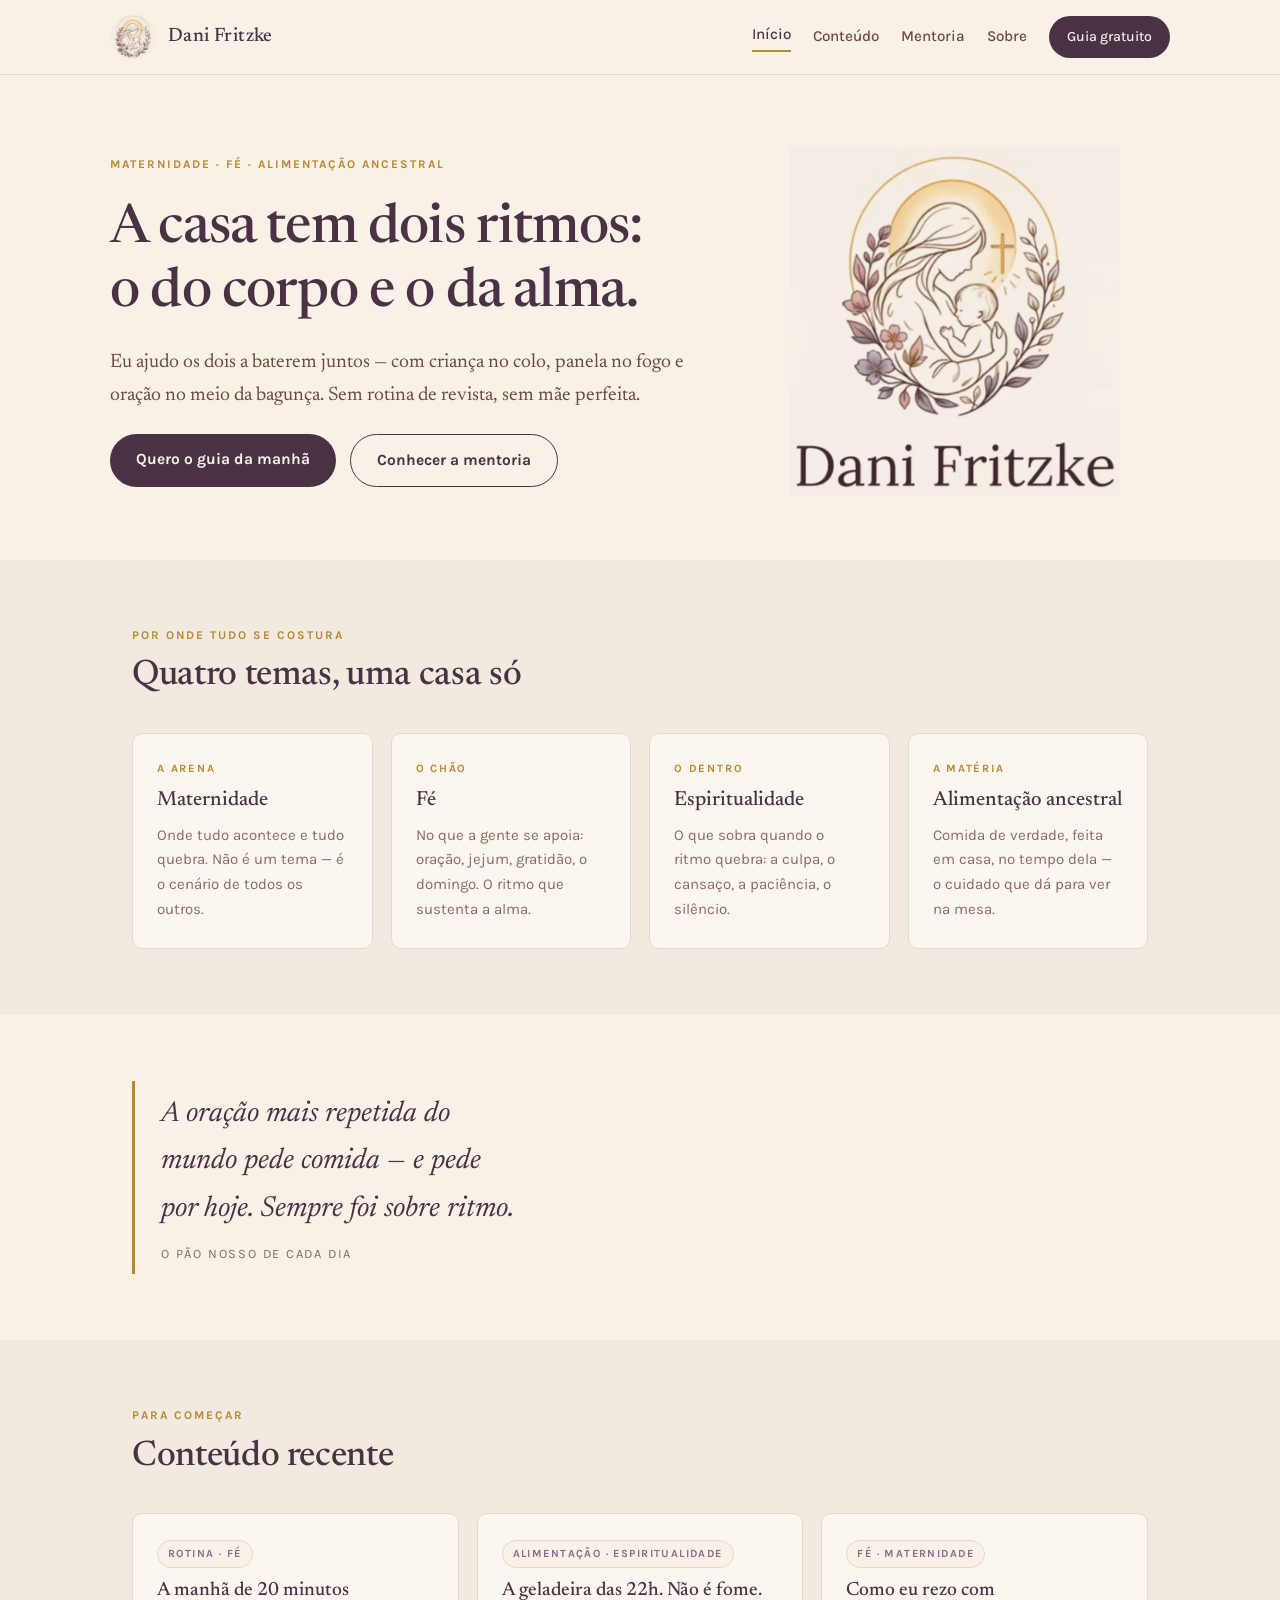
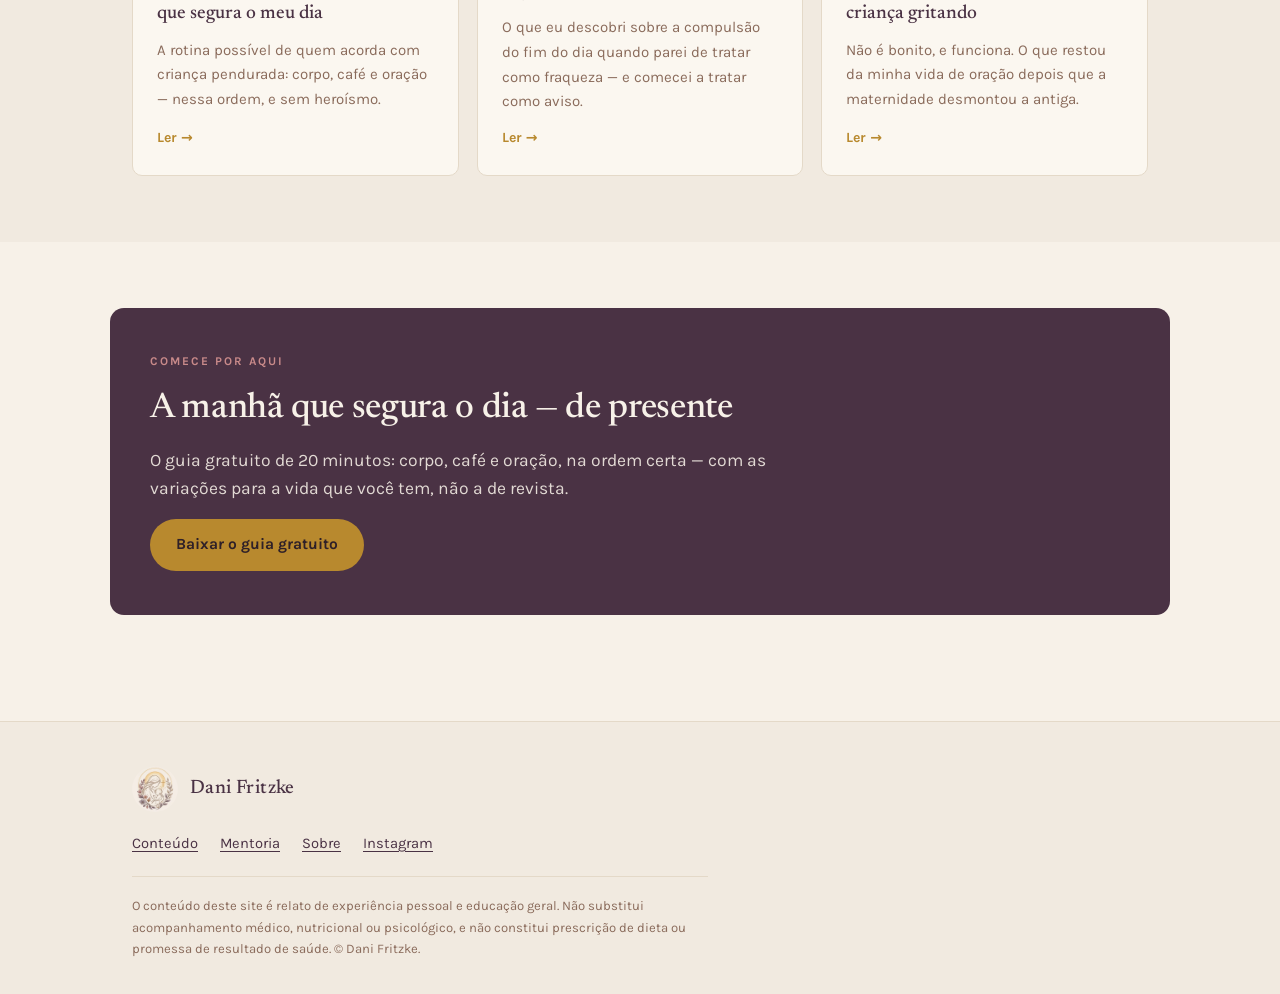
<file: index.html>
<!doctype html>
<html lang="pt-BR">
<head>
<meta charset="utf-8">
<meta name="viewport" content="width=device-width, initial-scale=1">
<title>Dani Fritzke — Ritmo para a casa, o corpo e a alma</title>
<meta name="description" content="Maternidade, fé e alimentação ancestral. Conteúdo e mentoria para a mãe cristã que quer uma rotina real — com criança no colo e oração no meio da bagunça.">
<link rel="icon" type="image/png" href="assets/logo-header.png">
<link rel="preconnect" href="https://fonts.googleapis.com">
<link rel="preconnect" href="https://fonts.gstatic.com" crossorigin>
<link rel="stylesheet" href="https://fonts.googleapis.com/css2?family=Newsreader:ital,opsz,wght@0,6..72,400;0,6..72,500;0,6..72,600;1,6..72,400&family=Karla:wght@400;500;700&display=swap">
<link rel="stylesheet" href="assets/styles.css">
<meta property="og:title" content="Dani Fritzke — Ritmo para a casa, o corpo e a alma">
<meta property="og:description" content="Maternidade, fé e alimentação ancestral. Conteúdo e mentoria para a mãe cristã que quer uma rotina real.">
<meta property="og:type" content="website">
</head>
<body>

<header class="topo">
  <div class="wrap topo-in">
    <a class="logo-nav" href="index.html">
      <img src="assets/logo-header.png" alt="Selo Dani Fritzke: mãe com bebê no colo sob um halo dourado">
      <b>Dani Fritzke</b>
    </a>
    <nav class="principal" aria-label="Navegação principal">
      <a href="index.html" aria-current="page">Início</a>
      <a href="conteudo/index.html">Conteúdo</a>
      <a href="mentoria.html">Mentoria</a>
      <a href="sobre.html">Sobre</a>
      <a class="btn mini" href="guia-da-manha.html">Guia gratuito</a>
    </nav>
  </div>
</header>

<main>

  <div class="wrap hero">
    <div class="hero-txt">
      <span class="eyebrow">Maternidade · Fé · Alimentação ancestral</span>
      <h1>A casa tem dois ritmos: o do corpo e o da alma.</h1>
      <p class="lede">Eu ajudo os dois a baterem juntos — com criança no colo, panela no fogo e oração no meio da bagunça. Sem rotina de revista, sem mãe perfeita.</p>
      <div class="hero-ctas">
        <a class="btn" href="guia-da-manha.html">Quero o guia da manhã</a>
        <a class="btn vazado" href="mentoria.html">Conhecer a mentoria</a>
      </div>
    </div>
    <img class="selo" src="assets/logo-lockup.png" alt="Logotipo Dani Fritzke: mãe com bebê no colo sob o halo, com a cruz, cercada de flores">
  </div>

  <section class="bloco fundo">
    <div class="wrap">
      <div class="bloco-head">
        <span class="eyebrow">Por onde tudo se costura</span>
        <h2>Quatro temas, uma casa só</h2>
      </div>
      <div class="grade-4">
        <div class="card">
          <span class="papel">A arena</span>
          <h3>Maternidade</h3>
          <p>Onde tudo acontece e tudo quebra. Não é um tema — é o cenário de todos os outros.</p>
        </div>
        <div class="card">
          <span class="papel">O chão</span>
          <h3>Fé</h3>
          <p>No que a gente se apoia: oração, jejum, gratidão, o domingo. O ritmo que sustenta a alma.</p>
        </div>
        <div class="card">
          <span class="papel">O dentro</span>
          <h3>Espiritualidade</h3>
          <p>O que sobra quando o ritmo quebra: a culpa, o cansaço, a paciência, o silêncio.</p>
        </div>
        <div class="card">
          <span class="papel">A matéria</span>
          <h3>Alimentação ancestral</h3>
          <p>Comida de verdade, feita em casa, no tempo dela — o cuidado que dá para ver na mesa.</p>
        </div>
      </div>
    </div>
  </section>

  <section class="bloco">
    <div class="wrap">
      <blockquote class="tese">
        A oração mais repetida do mundo pede comida — e pede por hoje. Sempre foi sobre ritmo.
        <footer>o pão nosso de cada dia</footer>
      </blockquote>
    </div>
  </section>

  <section class="bloco fundo">
    <div class="wrap">
      <div class="bloco-head">
        <span class="eyebrow">Para começar</span>
        <h2>Conteúdo recente</h2>
      </div>
      <div class="lista-artigos">
        <div class="art-card">
          <span class="tema">Rotina · Fé</span>
          <h3><a href="conteudo/a-manha-de-20-minutos.html">A manhã de 20 minutos que segura o meu dia</a></h3>
          <p>A rotina possível de quem acorda com criança pendurada: corpo, café e oração — nessa ordem, e sem heroísmo.</p>
          <a class="leia" href="conteudo/a-manha-de-20-minutos.html">Ler →</a>
        </div>
        <div class="art-card">
          <span class="tema">Alimentação · Espiritualidade</span>
          <h3><a href="conteudo/a-geladeira-das-22h.html">A geladeira das 22h. Não é fome.</a></h3>
          <p>O que eu descobri sobre a compulsão do fim do dia quando parei de tratar como fraqueza — e comecei a tratar como aviso.</p>
          <a class="leia" href="conteudo/a-geladeira-das-22h.html">Ler →</a>
        </div>
        <div class="art-card">
          <span class="tema">Fé · Maternidade</span>
          <h3><a href="conteudo/rezar-com-crianca-gritando.html">Como eu rezo com criança gritando</a></h3>
          <p>Não é bonito, e funciona. O que restou da minha vida de oração depois que a maternidade desmontou a antiga.</p>
          <a class="leia" href="conteudo/rezar-com-crianca-gritando.html">Ler →</a>
        </div>
      </div>
    </div>
  </section>

  <section class="bloco">
    <div class="wrap caixa-cta">
      <span class="eyebrow" style="color:var(--rosa)">Comece por aqui</span>
      <h2>A manhã que segura o dia — de presente</h2>
      <p>O guia gratuito de 20 minutos: corpo, café e oração, na ordem certa — com as variações para a vida que você tem, não a de revista.</p>
      <a class="btn" href="guia-da-manha.html">Baixar o guia gratuito</a>
    </div>
  </section>

</main>

<footer class="rodape">
  <div class="wrap rodape-in">
    <a class="logo-nav" href="index.html">
      <img src="assets/logo-header.png" alt="">
      <b>Dani Fritzke</b>
    </a>
    <div class="rodape-links">
      <a href="conteudo/index.html">Conteúdo</a>
      <a href="mentoria.html">Mentoria</a>
      <a href="sobre.html">Sobre</a>
      <a href="https://www.instagram.com/danifritzke/" rel="noopener">Instagram</a>
    </div>
    <p class="legal">O conteúdo deste site é relato de experiência pessoal e educação geral. Não substitui acompanhamento médico, nutricional ou psicológico, e não constitui prescrição de dieta ou promessa de resultado de saúde. © Dani Fritzke.</p>
  </div>
</footer>

</body>
</html>
</file>
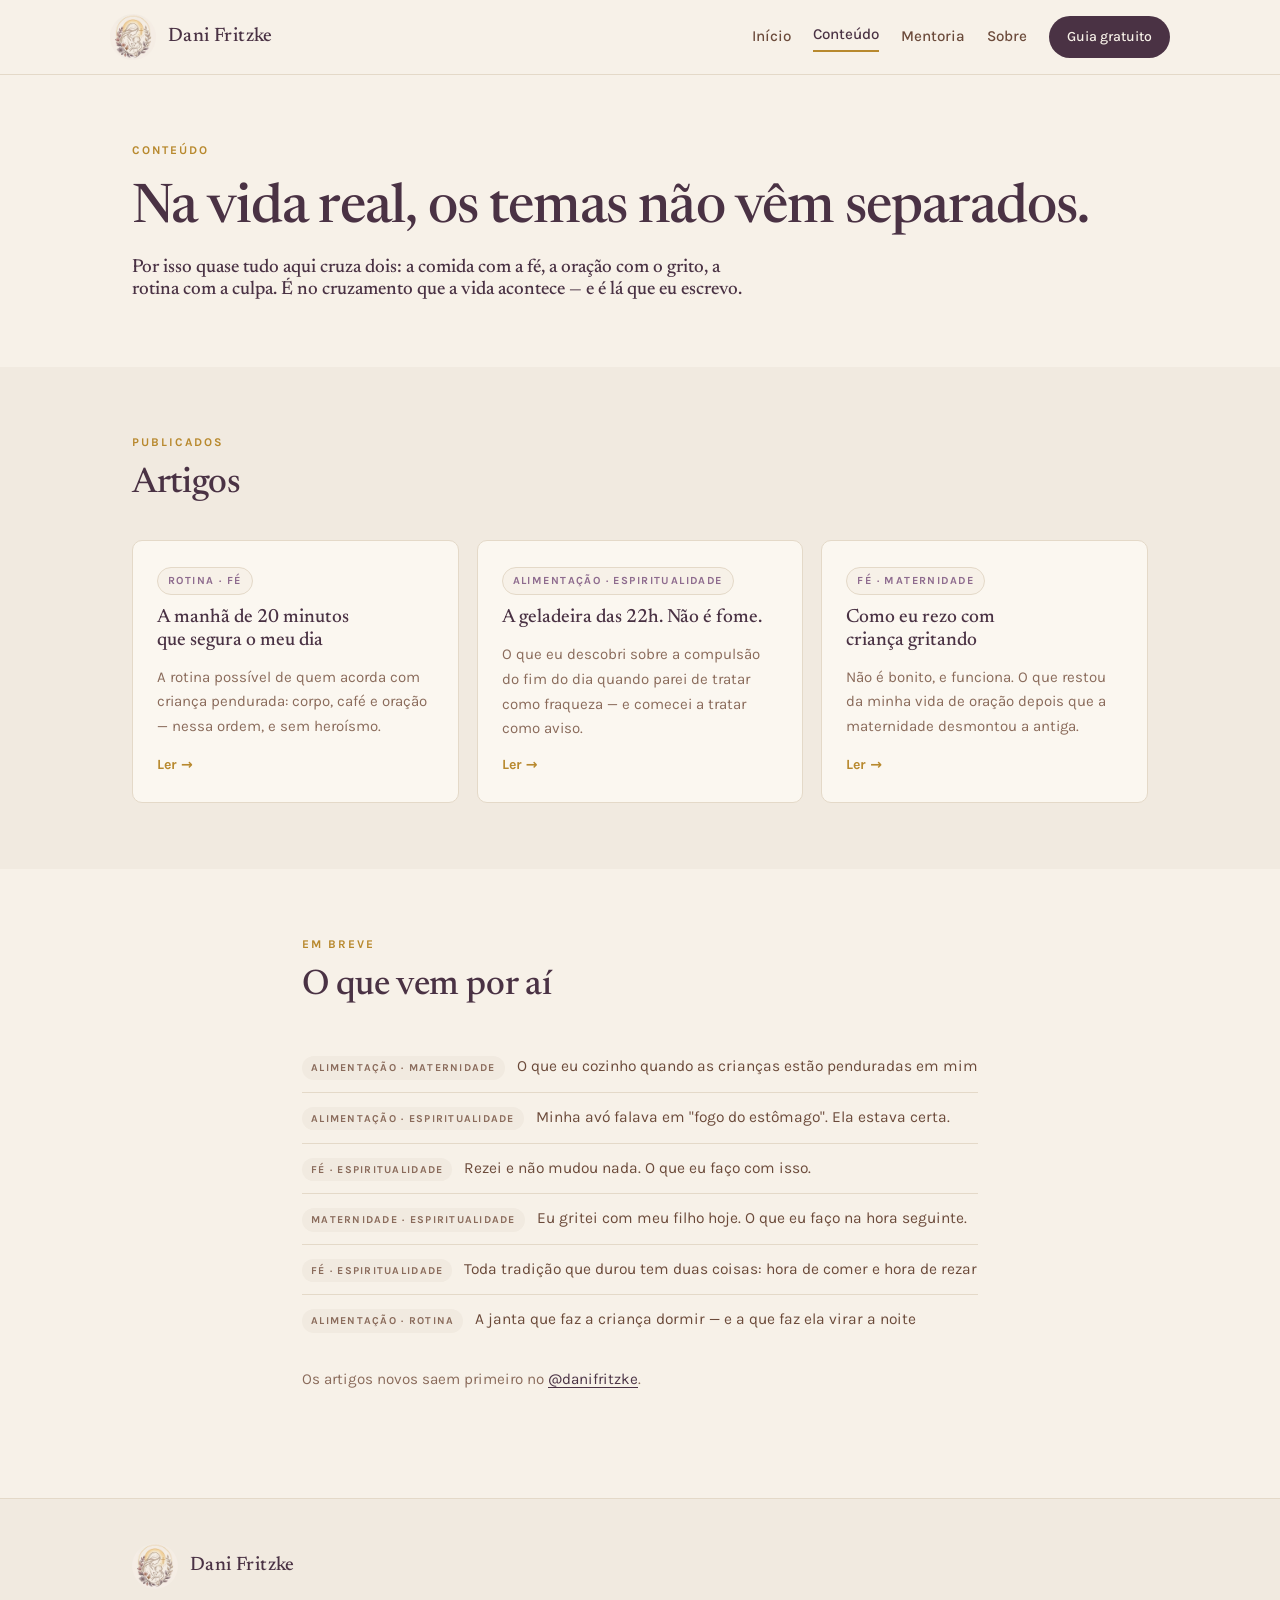
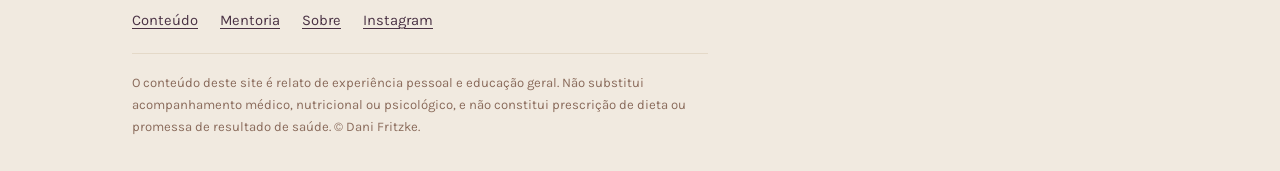
<file: conteudo/index.html>
<!doctype html>
<html lang="pt-BR">
<head>
<meta charset="utf-8">
<meta name="viewport" content="width=device-width, initial-scale=1">
<title>Conteúdo — Dani Fritzke</title>
<meta name="description" content="Artigos sobre maternidade, fé, espiritualidade e alimentação ancestral — sempre cruzando dois temas, porque na vida real eles não vêm separados.">
<link rel="icon" type="image/png" href="../assets/logo-header.png">
<link rel="preconnect" href="https://fonts.googleapis.com">
<link rel="preconnect" href="https://fonts.gstatic.com" crossorigin>
<link rel="stylesheet" href="https://fonts.googleapis.com/css2?family=Newsreader:ital,opsz,wght@0,6..72,400;0,6..72,500;0,6..72,600;1,6..72,400&family=Karla:wght@400;500;700&display=swap">
<link rel="stylesheet" href="../assets/styles.css">
</head>
<body>

<header class="topo">
  <div class="wrap topo-in">
    <a class="logo-nav" href="../index.html">
      <img src="../assets/logo-header.png" alt="Selo Dani Fritzke">
      <b>Dani Fritzke</b>
    </a>
    <nav class="principal" aria-label="Navegação principal">
      <a href="../index.html">Início</a>
      <a href="index.html" aria-current="page">Conteúdo</a>
      <a href="../mentoria.html">Mentoria</a>
      <a href="../sobre.html">Sobre</a>
      <a class="btn mini" href="../guia-da-manha.html">Guia gratuito</a>
    </nav>
  </div>
</header>

<main>

  <section class="bloco">
    <div class="wrap" style="display:flex;flex-direction:column;gap:16px">
      <span class="eyebrow">Conteúdo</span>
      <h1>Na vida real, os temas não vêm separados.</h1>
      <p class="lede serif" style="font-size:1.18rem;max-width:60ch">Por isso quase tudo aqui cruza dois: a comida com a fé, a oração com o grito, a rotina com a culpa. É no cruzamento que a vida acontece — e é lá que eu escrevo.</p>
    </div>
  </section>

  <section class="bloco fundo">
    <div class="wrap">
      <div class="bloco-head">
        <span class="eyebrow">Publicados</span>
        <h2>Artigos</h2>
      </div>
      <div class="lista-artigos">
        <div class="art-card">
          <span class="tema">Rotina · Fé</span>
          <h3><a href="a-manha-de-20-minutos.html">A manhã de 20 minutos que segura o meu dia</a></h3>
          <p>A rotina possível de quem acorda com criança pendurada: corpo, café e oração — nessa ordem, e sem heroísmo.</p>
          <a class="leia" href="a-manha-de-20-minutos.html">Ler →</a>
        </div>
        <div class="art-card">
          <span class="tema">Alimentação · Espiritualidade</span>
          <h3><a href="a-geladeira-das-22h.html">A geladeira das 22h. Não é fome.</a></h3>
          <p>O que eu descobri sobre a compulsão do fim do dia quando parei de tratar como fraqueza — e comecei a tratar como aviso.</p>
          <a class="leia" href="a-geladeira-das-22h.html">Ler →</a>
        </div>
        <div class="art-card">
          <span class="tema">Fé · Maternidade</span>
          <h3><a href="rezar-com-crianca-gritando.html">Como eu rezo com criança gritando</a></h3>
          <p>Não é bonito, e funciona. O que restou da minha vida de oração depois que a maternidade desmontou a antiga.</p>
          <a class="leia" href="rezar-com-crianca-gritando.html">Ler →</a>
        </div>
      </div>
    </div>
  </section>

  <section class="bloco">
    <div class="wrap-leitura">
      <div class="bloco-head">
        <span class="eyebrow">Em breve</span>
        <h2>O que vem por aí</h2>
      </div>
      <ul class="embreve">
        <li><span class="rot">Alimentação · Maternidade</span> O que eu cozinho quando as crianças estão penduradas em mim</li>
        <li><span class="rot">Alimentação · Espiritualidade</span> Minha avó falava em "fogo do estômago". Ela estava certa.</li>
        <li><span class="rot">Fé · Espiritualidade</span> Rezei e não mudou nada. O que eu faço com isso.</li>
        <li><span class="rot">Maternidade · Espiritualidade</span> Eu gritei com meu filho hoje. O que eu faço na hora seguinte.</li>
        <li><span class="rot">Fé · Espiritualidade</span> Toda tradição que durou tem duas coisas: hora de comer e hora de rezar</li>
        <li><span class="rot">Alimentação · Rotina</span> A janta que faz a criança dormir — e a que faz ela virar a noite</li>
      </ul>
      <p style="margin-top:22px;font-size:.95rem;color:var(--castanho-suave)">Os artigos novos saem primeiro no <a href="https://www.instagram.com/danifritzke/" rel="noopener">@danifritzke</a>.</p>
    </div>
  </section>

</main>

<footer class="rodape">
  <div class="wrap rodape-in">
    <a class="logo-nav" href="../index.html">
      <img src="../assets/logo-header.png" alt="">
      <b>Dani Fritzke</b>
    </a>
    <div class="rodape-links">
      <a href="index.html">Conteúdo</a>
      <a href="../mentoria.html">Mentoria</a>
      <a href="../sobre.html">Sobre</a>
      <a href="https://www.instagram.com/danifritzke/" rel="noopener">Instagram</a>
    </div>
    <p class="legal">O conteúdo deste site é relato de experiência pessoal e educação geral. Não substitui acompanhamento médico, nutricional ou psicológico, e não constitui prescrição de dieta ou promessa de resultado de saúde. © Dani Fritzke.</p>
  </div>
</footer>

</body>
</html>
</file>
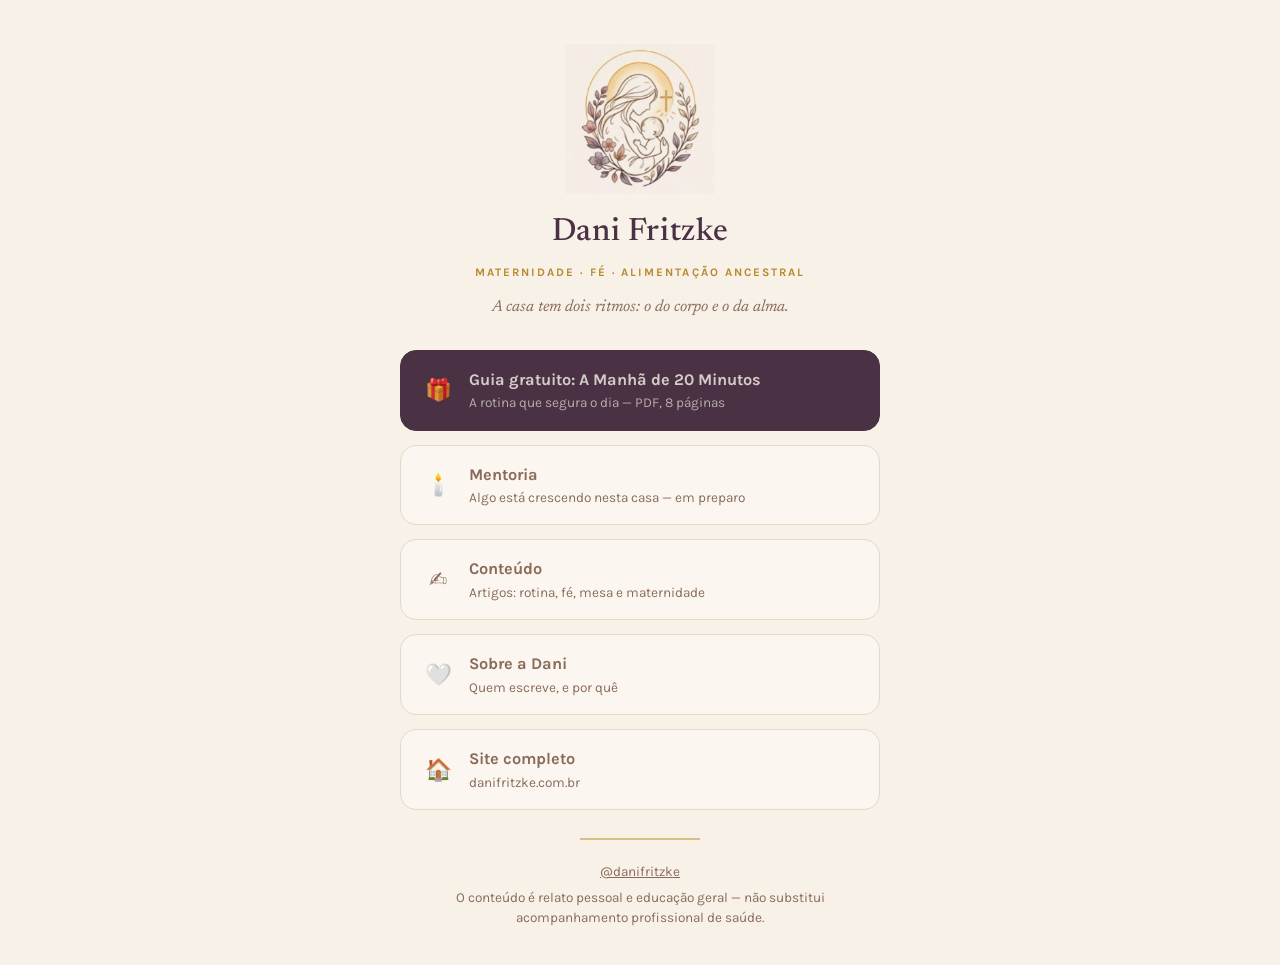
<file: insta/index.html>
<!doctype html>
<html lang="pt-BR">
<head>
<meta charset="utf-8">
<meta name="viewport" content="width=device-width, initial-scale=1">
<title>Dani Fritzke — links</title>
<meta name="description" content="Todos os links da Dani Fritzke: guia gratuito da manhã, conteúdos e o que está por vir.">
<link rel="icon" type="image/png" href="../assets/logo-header.png">
<link rel="preconnect" href="https://fonts.googleapis.com">
<link rel="preconnect" href="https://fonts.gstatic.com" crossorigin>
<link rel="stylesheet" href="https://fonts.googleapis.com/css2?family=Newsreader:ital,opsz,wght@0,6..72,400;0,6..72,500;0,6..72,600;1,6..72,400&family=Karla:wght@400;500;700&display=swap">
<meta property="og:title" content="Dani Fritzke — links">
<meta property="og:description" content="Guia gratuito, conteúdos e o que está por vir.">
<style>
:root {
  --creme:#F7F1E8; --creme-card:#FBF7F0; --castanho:#6B4A3A; --castanho-suave:#8A6B5B;
  --dourado:#B8892E; --rosa:#C98A8A; --ameixa-escuro:#4A3244; --linha:#E4D9C8;
}
* { box-sizing:border-box; margin:0; }
body {
  background:var(--creme); color:var(--castanho);
  font-family:Karla,"Segoe UI",system-ui,sans-serif; font-size:17px; line-height:1.5;
  min-height:100dvh; display:flex; flex-direction:column; align-items:center;
  padding:44px 22px 36px;
}
.coluna { width:100%; max-width:480px; display:flex; flex-direction:column; align-items:center; gap:0; }
.selo { width:150px; height:150px; object-fit:cover; }
h1 {
  font-family:Newsreader,Georgia,serif; font-weight:500; color:var(--ameixa-escuro);
  font-size:2rem; letter-spacing:.02em; margin-top:14px;
}
.tag {
  font-size:.72rem; font-weight:700; letter-spacing:.18em; text-transform:uppercase;
  color:var(--dourado); margin-top:8px; text-align:center;
}
.frase {
  font-family:Newsreader,Georgia,serif; font-style:italic; color:var(--castanho-suave);
  text-align:center; margin-top:14px; font-size:1.02rem; max-width:36ch;
}
.links { width:100%; display:flex; flex-direction:column; gap:14px; margin-top:30px; }
.lk {
  display:flex; align-items:center; gap:14px; width:100%;
  background:var(--creme-card); border:1.5px solid var(--linha); border-radius:16px;
  padding:16px 20px; text-decoration:none; color:var(--ameixa-escuro);
  transition:transform .12s ease, border-color .12s ease;
}
.lk:active { transform:scale(.985); }
.lk:hover { border-color:var(--dourado); }
.lk .ico { font-size:1.35rem; flex:none; width:34px; text-align:center; }
.lk b { font-size:1.02rem; display:block; }
.lk span { font-size:.85rem; color:var(--castanho-suave); display:block; margin-top:1px; }
.lk.destaque {
  background:var(--ameixa-escuro); border-color:var(--ameixa-escuro); color:var(--creme);
}
.lk.destaque span { color:var(--creme); opacity:.8; }
.lk.destaque:hover { border-color:var(--dourado); }
.risco { width:120px; height:1.5px; background:var(--dourado); opacity:.5; margin:28px 0 0; }
.rodape {
  margin-top:22px; font-size:.85rem; color:var(--castanho-suave); text-align:center;
  display:flex; flex-direction:column; gap:6px; align-items:center;
}
.rodape a { color:var(--castanho-suave); }
.rodape a:hover { color:var(--dourado); }
@media (prefers-reduced-motion:reduce) { .lk { transition:none; } }
</style>
</head>
<body>
  <main class="coluna">
    <img class="selo" src="../assets/logo-header.png" alt="Logotipo Dani Fritzke: mãe com bebê no colo sob o halo, com a cruz, cercada de flores">
    <h1>Dani Fritzke</h1>
    <div class="tag">Maternidade · Fé · Alimentação ancestral</div>
    <p class="frase">A casa tem dois ritmos: o do corpo e o da alma.</p>

    <nav class="links" aria-label="Links da bio">
      <a class="lk destaque" href="../guia-da-manha.html">
        <span class="ico">🎁</span>
        <span><b>Guia gratuito: A Manhã de 20 Minutos</b>
        <span>A rotina que segura o dia — PDF, 8 páginas</span></span>
      </a>
      <a class="lk" href="../mentoria.html">
        <span class="ico">🕯️</span>
        <span><b>Mentoria</b>
        <span>Algo está crescendo nesta casa — em preparo</span></span>
      </a>
      <a class="lk" href="../conteudo/index.html">
        <span class="ico">✍️</span>
        <span><b>Conteúdo</b>
        <span>Artigos: rotina, fé, mesa e maternidade</span></span>
      </a>
      <a class="lk" href="../sobre.html">
        <span class="ico">🤍</span>
        <span><b>Sobre a Dani</b>
        <span>Quem escreve, e por quê</span></span>
      </a>
      <a class="lk" href="../index.html">
        <span class="ico">🏠</span>
        <span><b>Site completo</b>
        <span>danifritzke.com.br</span></span>
      </a>
    </nav>

    <div class="risco"></div>
    <div class="rodape">
      <a href="https://www.instagram.com/danifritzke/" rel="noopener">@danifritzke</a>
      <span>O conteúdo é relato pessoal e educação geral — não substitui acompanhamento profissional de saúde.</span>
    </div>
  </main>
</body>
</html>
</file>
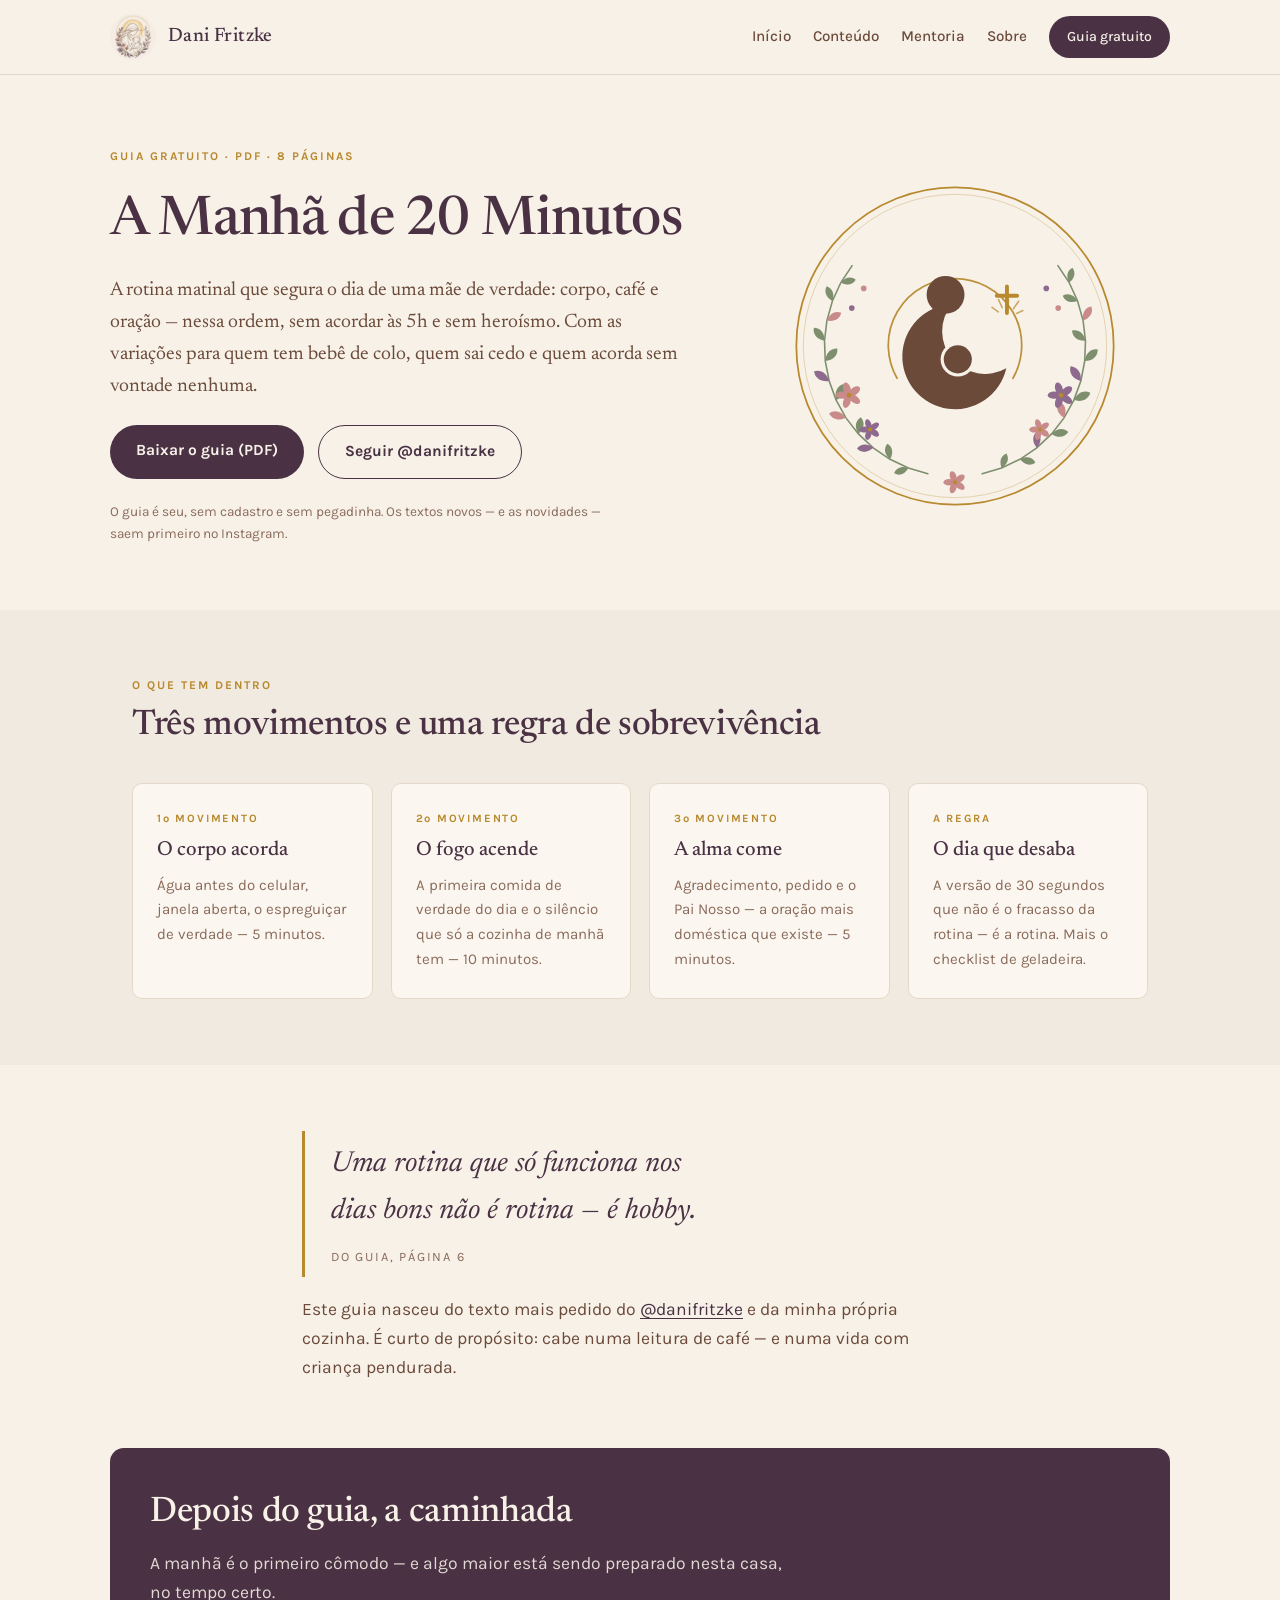
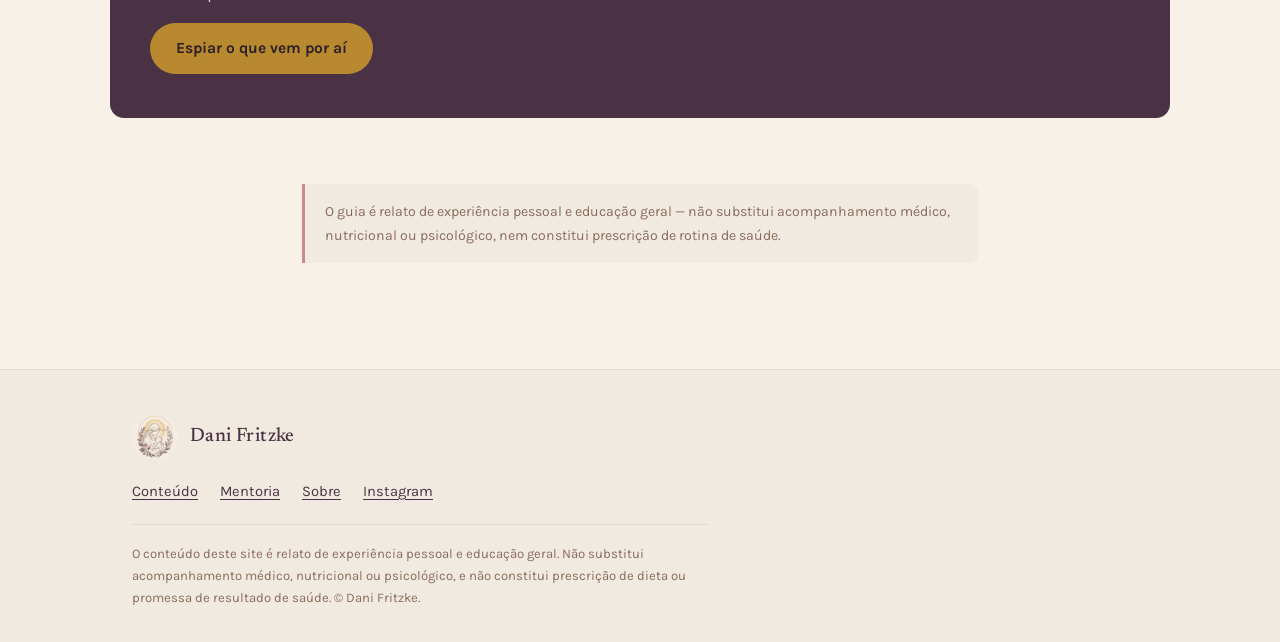
<file: guia-da-manha.html>
<!doctype html>
<html lang="pt-BR">
<head>
<meta charset="utf-8">
<meta name="viewport" content="width=device-width, initial-scale=1">
<title>Guia gratuito: A Manhã de 20 Minutos — Dani Fritzke</title>
<meta name="description" content="Baixe grátis o guia A Manhã de 20 Minutos: a rotina matinal possível de uma mãe cristã — corpo, café e oração, sem heroísmo. PDF de 8 páginas.">
<link rel="icon" type="image/png" href="assets/logo-header.png">
<link rel="preconnect" href="https://fonts.googleapis.com">
<link rel="preconnect" href="https://fonts.gstatic.com" crossorigin>
<link rel="stylesheet" href="https://fonts.googleapis.com/css2?family=Newsreader:ital,opsz,wght@0,6..72,400;0,6..72,500;0,6..72,600;1,6..72,400&family=Karla:wght@400;500;700&display=swap">
<link rel="stylesheet" href="assets/styles.css">
<meta property="og:title" content="A Manhã de 20 Minutos — guia gratuito">
<meta property="og:description" content="A rotina matinal que segura o dia de uma mãe cristã. PDF gratuito, 8 páginas.">
<meta property="og:type" content="website">
</head>
<body>

<header class="topo">
  <div class="wrap topo-in">
    <a class="logo-nav" href="index.html">
      <img src="assets/logo-header.png" alt="Selo Dani Fritzke">
      <b>Dani Fritzke</b>
    </a>
    <nav class="principal" aria-label="Navegação principal">
      <a href="index.html">Início</a>
      <a href="conteudo/index.html">Conteúdo</a>
      <a href="mentoria.html">Mentoria</a>
      <a href="sobre.html">Sobre</a>
      <a class="btn mini" href="guia-da-manha.html">Guia gratuito</a>
    </nav>
  </div>
</header>

<main>

  <div class="wrap hero">
    <div class="hero-txt">
      <span class="eyebrow">Guia gratuito · PDF · 8 páginas</span>
      <h1>A Manhã de 20 Minutos</h1>
      <p class="lede">A rotina matinal que segura o dia de uma mãe de verdade: corpo, café e oração — nessa ordem, sem acordar às 5h e sem heroísmo. Com as variações para quem tem bebê de colo, quem sai cedo e quem acorda sem vontade nenhuma.</p>
      <div class="hero-ctas">
        <a class="btn" href="assets/guia-da-manha-dani-fritzke.pdf" download>Baixar o guia (PDF)</a>
        <a class="btn vazado" href="https://www.instagram.com/danifritzke/" rel="noopener">Seguir @danifritzke</a>
      </div>
      <p class="note" style="font-size:.85rem;color:var(--castanho-suave)">O guia é seu, sem cadastro e sem pegadinha. Os textos novos — e as novidades — saem primeiro no Instagram.</p>
    </div>
    <img class="selo" src="assets/selo-mentoria.svg" alt="Selo do guia: mãe com bebê no colo sob a cruz e o halo, cercada de flores">
  </div>

  <section class="bloco fundo">
    <div class="wrap">
      <div class="bloco-head">
        <span class="eyebrow">O que tem dentro</span>
        <h2>Três movimentos e uma regra de sobrevivência</h2>
      </div>
      <div class="grade-4">
        <div class="card"><span class="papel">1º movimento</span><h3>O corpo acorda</h3><p>Água antes do celular, janela aberta, o espreguiçar de verdade — 5 minutos.</p></div>
        <div class="card"><span class="papel">2º movimento</span><h3>O fogo acende</h3><p>A primeira comida de verdade do dia e o silêncio que só a cozinha de manhã tem — 10 minutos.</p></div>
        <div class="card"><span class="papel">3º movimento</span><h3>A alma come</h3><p>Agradecimento, pedido e o Pai Nosso — a oração mais doméstica que existe — 5 minutos.</p></div>
        <div class="card"><span class="papel">A regra</span><h3>O dia que desaba</h3><p>A versão de 30 segundos que não é o fracasso da rotina — é a rotina. Mais o checklist de geladeira.</p></div>
      </div>
    </div>
  </section>

  <section class="bloco">
    <div class="wrap-leitura" style="display:flex;flex-direction:column;gap:18px">
      <blockquote class="tese">
        Uma rotina que só funciona nos dias bons não é rotina — é hobby.
        <footer>do guia, página 6</footer>
      </blockquote>
      <p>Este guia nasceu do texto mais pedido do <a href="https://www.instagram.com/danifritzke/" rel="noopener">@danifritzke</a> e da minha própria cozinha. É curto de propósito: cabe numa leitura de café — e numa vida com criança pendurada.</p>
    </div>
  </section>

  <section class="bloco" style="padding-top:0">
    <div class="wrap caixa-cta">
      <h2>Depois do guia, a caminhada</h2>
      <p>A manhã é o primeiro cômodo — e algo maior está sendo preparado nesta casa, no tempo certo.</p>
      <a class="btn" href="mentoria.html">Espiar o que vem por aí</a>
    </div>
  </section>

  <section class="bloco" style="padding-top:0">
    <div class="wrap-leitura">
      <p class="aviso">O guia é relato de experiência pessoal e educação geral — não substitui acompanhamento médico, nutricional ou psicológico, nem constitui prescrição de rotina de saúde.</p>
    </div>
  </section>

</main>

<footer class="rodape">
  <div class="wrap rodape-in">
    <a class="logo-nav" href="index.html">
      <img src="assets/logo-header.png" alt="">
      <b>Dani Fritzke</b>
    </a>
    <div class="rodape-links">
      <a href="conteudo/index.html">Conteúdo</a>
      <a href="mentoria.html">Mentoria</a>
      <a href="sobre.html">Sobre</a>
      <a href="https://www.instagram.com/danifritzke/" rel="noopener">Instagram</a>
    </div>
    <p class="legal">O conteúdo deste site é relato de experiência pessoal e educação geral. Não substitui acompanhamento médico, nutricional ou psicológico, e não constitui prescrição de dieta ou promessa de resultado de saúde. © Dani Fritzke.</p>
  </div>
</footer>

</body>
</html>
</file>
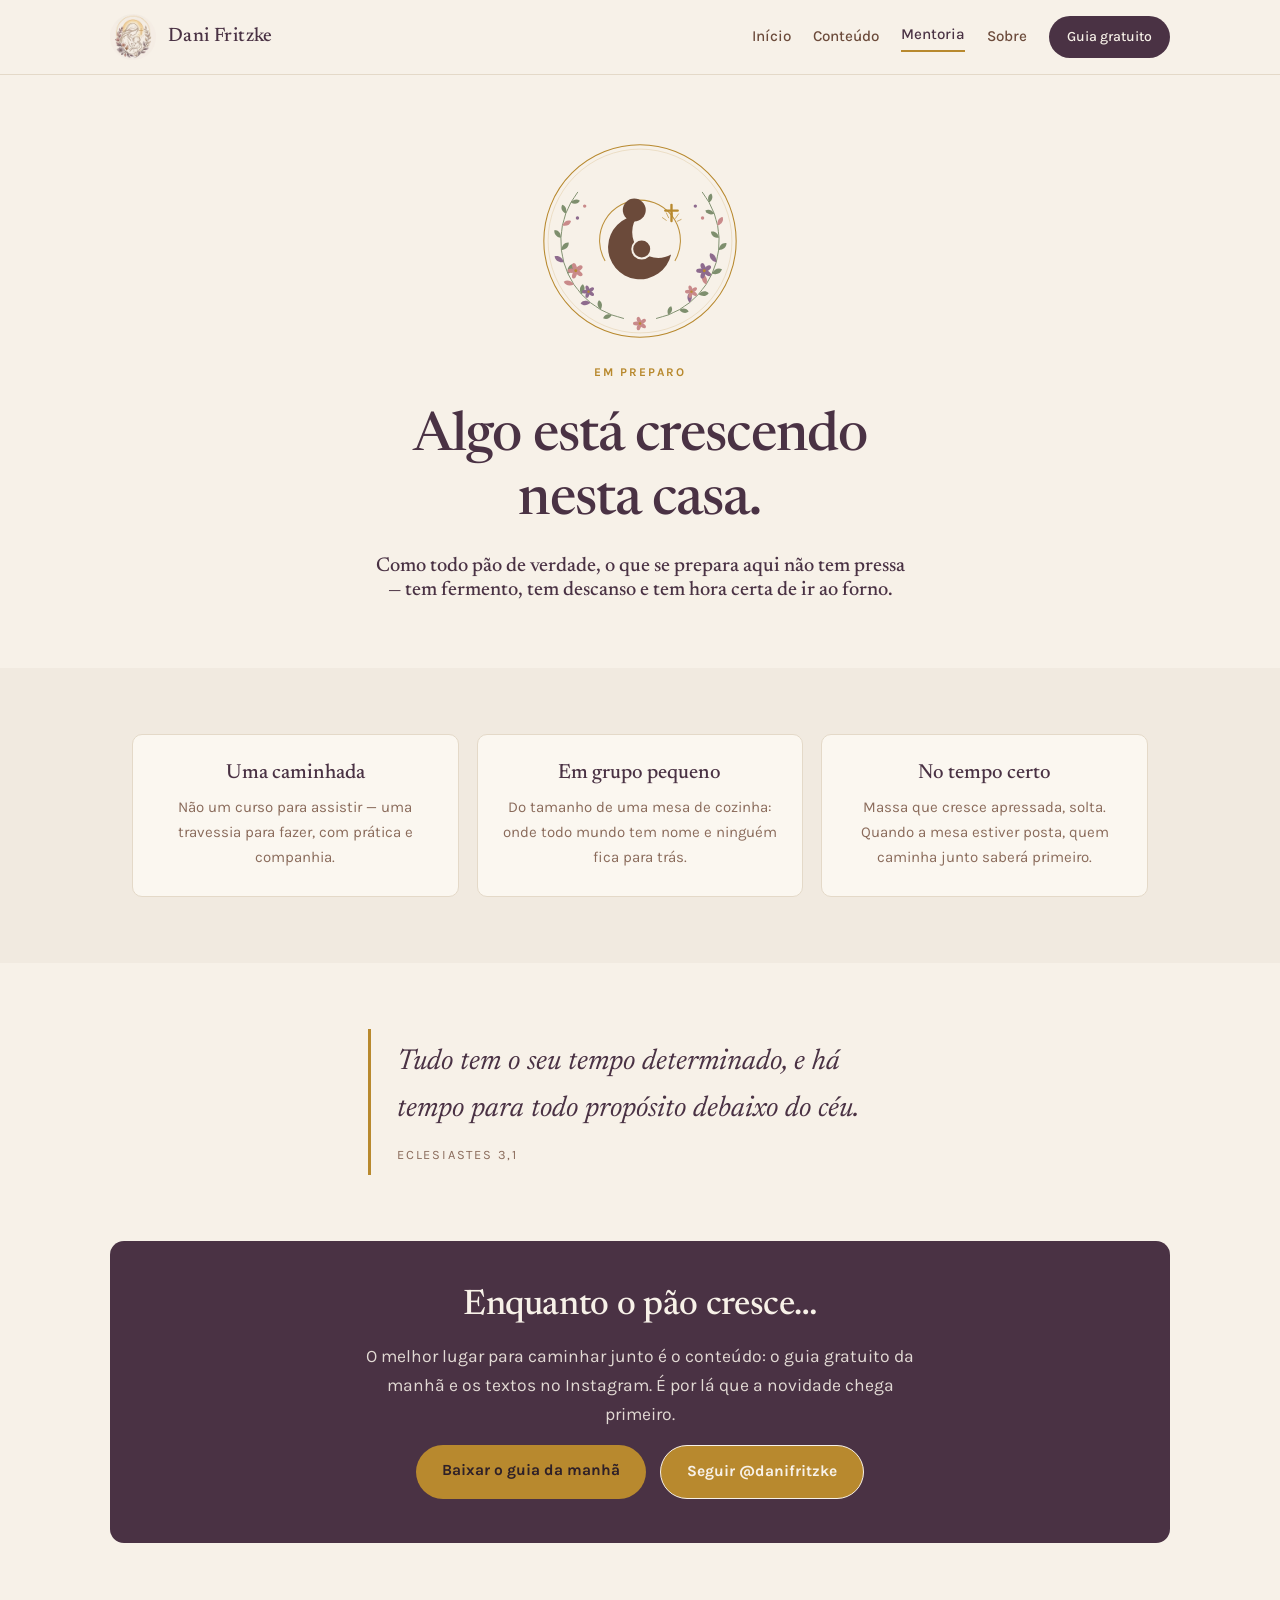
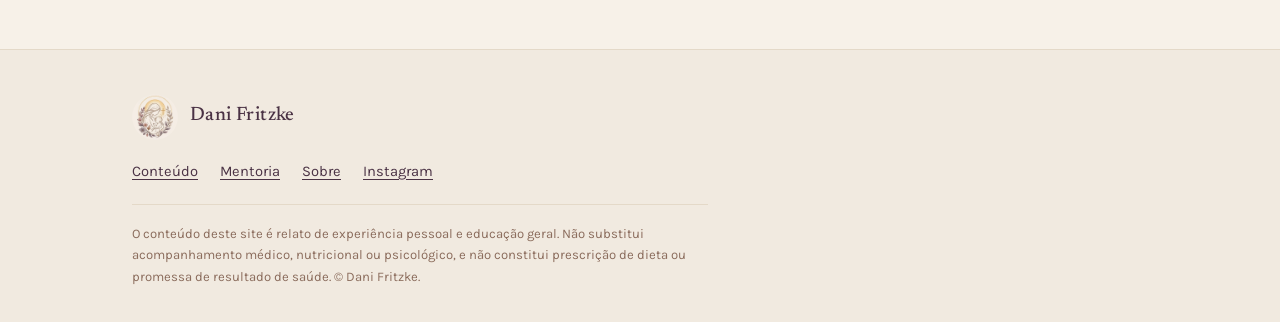
<file: mentoria.html>
<!doctype html>
<html lang="pt-BR">
<head>
<meta charset="utf-8">
<meta name="viewport" content="width=device-width, initial-scale=1">
<title>Mentoria — Dani Fritzke</title>
<meta name="description" content="Algo está crescendo nesta casa. Uma caminhada para mães que querem juntar o ritmo do corpo e o da alma — em preparo, no tempo certo.">
<link rel="icon" type="image/png" href="assets/logo-header.png">
<link rel="preconnect" href="https://fonts.googleapis.com">
<link rel="preconnect" href="https://fonts.gstatic.com" crossorigin>
<link rel="stylesheet" href="https://fonts.googleapis.com/css2?family=Newsreader:ital,opsz,wght@0,6..72,400;0,6..72,500;0,6..72,600;1,6..72,400&family=Karla:wght@400;500;700&display=swap">
<link rel="stylesheet" href="assets/styles.css">
</head>
<body>

<header class="topo">
  <div class="wrap topo-in">
    <a class="logo-nav" href="index.html">
      <img src="assets/logo-header.png" alt="Logotipo Dani Fritzke">
      <b>Dani Fritzke</b>
    </a>
    <nav class="principal" aria-label="Navegação principal">
      <a href="index.html">Início</a>
      <a href="conteudo/index.html">Conteúdo</a>
      <a href="mentoria.html" aria-current="page">Mentoria</a>
      <a href="sobre.html">Sobre</a>
      <a class="btn mini" href="guia-da-manha.html">Guia gratuito</a>
    </nav>
  </div>
</header>

<main>

  <section class="bloco">
    <div class="wrap-leitura" style="display:flex;flex-direction:column;gap:22px;align-items:center;text-align:center">
      <img src="assets/selo-mentoria.svg" alt="Selo da mentoria: mãe com bebê no colo, cruz sobre o halo, coroa de flores" style="width:min(200px,52vw)">
      <span class="eyebrow">Em preparo</span>
      <h1>Algo está crescendo nesta casa.</h1>
      <p class="lede serif" style="font-size:1.25rem;max-width:56ch">Como todo pão de verdade, o que se prepara aqui não tem pressa — tem fermento, tem descanso e tem hora certa de ir ao forno.</p>
    </div>
  </section>

  <section class="bloco fundo">
    <div class="wrap">
      <div class="grade-4" style="grid-template-columns:repeat(auto-fit,minmax(240px,1fr))">
        <div class="card" style="text-align:center">
          <h3>Uma caminhada</h3>
          <p>Não um curso para assistir — uma travessia para fazer, com prática e companhia.</p>
        </div>
        <div class="card" style="text-align:center">
          <h3>Em grupo pequeno</h3>
          <p>Do tamanho de uma mesa de cozinha: onde todo mundo tem nome e ninguém fica para trás.</p>
        </div>
        <div class="card" style="text-align:center">
          <h3>No tempo certo</h3>
          <p>Massa que cresce apressada, solta. Quando a mesa estiver posta, quem caminha junto saberá primeiro.</p>
        </div>
      </div>
    </div>
  </section>

  <section class="bloco">
    <div class="wrap-leitura" style="text-align:center;display:flex;flex-direction:column;gap:18px;align-items:center">
      <blockquote class="tese" style="max-width:34ch;text-align:left">
        Tudo tem o seu tempo determinado, e há tempo para todo propósito debaixo do céu.
        <footer>Eclesiastes 3,1</footer>
      </blockquote>
    </div>
  </section>

  <section class="bloco" style="padding-top:0">
    <div class="wrap caixa-cta" style="align-items:center;text-align:center">
      <h2>Enquanto o pão cresce…</h2>
      <p style="max-width:56ch">O melhor lugar para caminhar junto é o conteúdo: o guia gratuito da manhã e os textos no Instagram. É por lá que a novidade chega primeiro.</p>
      <div style="display:flex;gap:14px;flex-wrap:wrap;justify-content:center">
        <a class="btn" href="guia-da-manha.html">Baixar o guia da manhã</a>
        <a class="btn vazado" style="border-color:var(--creme);color:var(--creme)" href="https://www.instagram.com/danifritzke/" rel="noopener">Seguir @danifritzke</a>
      </div>
    </div>
  </section>

</main>

<footer class="rodape">
  <div class="wrap rodape-in">
    <a class="logo-nav" href="index.html">
      <img src="assets/logo-header.png" alt="">
      <b>Dani Fritzke</b>
    </a>
    <div class="rodape-links">
      <a href="conteudo/index.html">Conteúdo</a>
      <a href="mentoria.html">Mentoria</a>
      <a href="sobre.html">Sobre</a>
      <a href="https://www.instagram.com/danifritzke/" rel="noopener">Instagram</a>
    </div>
    <p class="legal">O conteúdo deste site é relato de experiência pessoal e educação geral. Não substitui acompanhamento médico, nutricional ou psicológico, e não constitui prescrição de dieta ou promessa de resultado de saúde. © Dani Fritzke.</p>
  </div>
</footer>

</body>
</html>
</file>
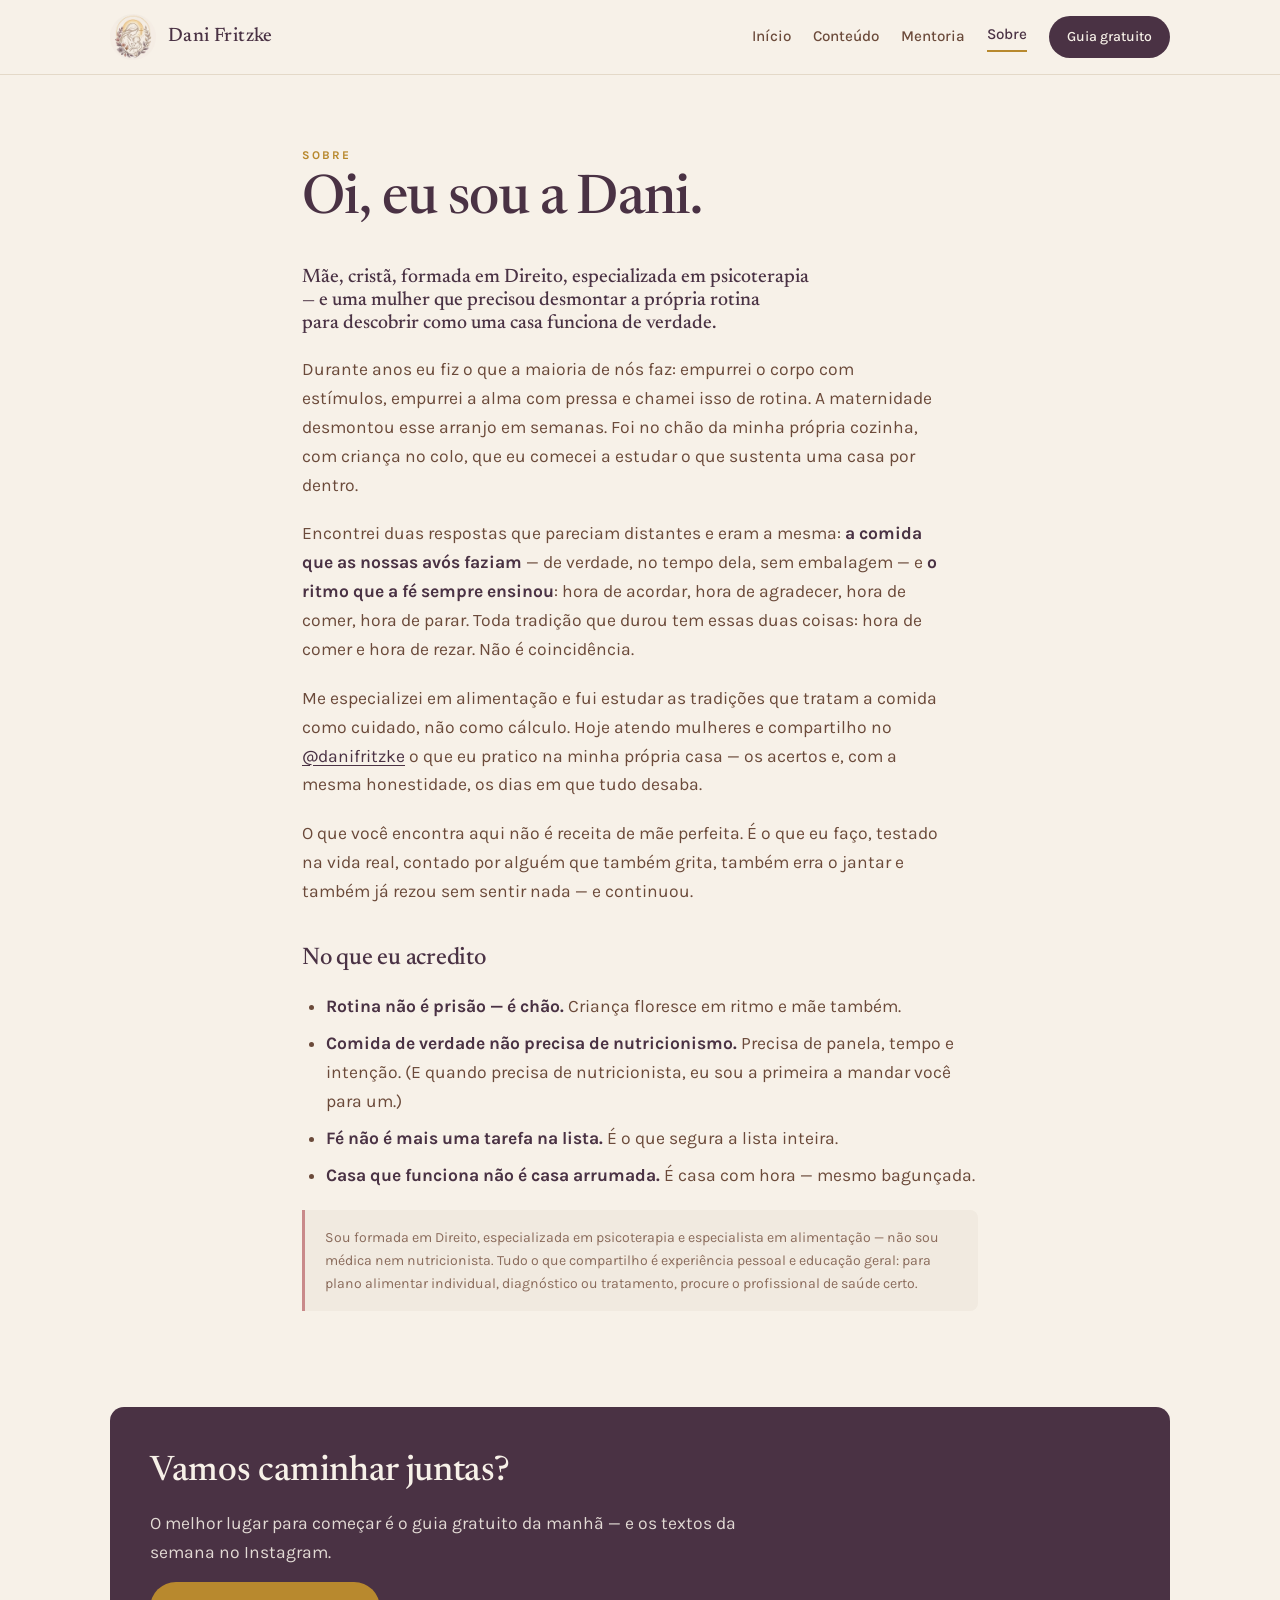
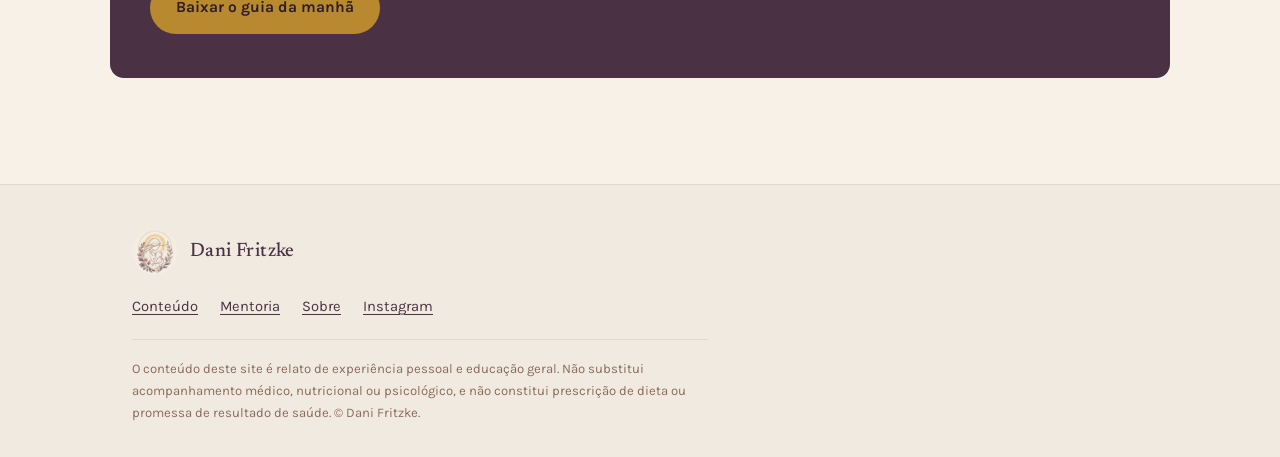
<file: sobre.html>
<!doctype html>
<html lang="pt-BR">
<head>
<meta charset="utf-8">
<meta name="viewport" content="width=device-width, initial-scale=1">
<title>Sobre a Dani — Dani Fritzke</title>
<meta name="description" content="Mãe, cristã, formada em Direito, especializada em psicoterapia e estudiosa de alimentação. A história por trás do Ritmo da Casa.">
<link rel="icon" type="image/png" href="assets/logo-header.png">
<link rel="preconnect" href="https://fonts.googleapis.com">
<link rel="preconnect" href="https://fonts.gstatic.com" crossorigin>
<link rel="stylesheet" href="https://fonts.googleapis.com/css2?family=Newsreader:ital,opsz,wght@0,6..72,400;0,6..72,500;0,6..72,600;1,6..72,400&family=Karla:wght@400;500;700&display=swap">
<link rel="stylesheet" href="assets/styles.css">
</head>
<body>

<header class="topo">
  <div class="wrap topo-in">
    <a class="logo-nav" href="index.html">
      <img src="assets/logo-header.png" alt="Selo Dani Fritzke">
      <b>Dani Fritzke</b>
    </a>
    <nav class="principal" aria-label="Navegação principal">
      <a href="index.html">Início</a>
      <a href="conteudo/index.html">Conteúdo</a>
      <a href="mentoria.html">Mentoria</a>
      <a href="sobre.html" aria-current="page">Sobre</a>
      <a class="btn mini" href="guia-da-manha.html">Guia gratuito</a>
    </nav>
  </div>
</header>

<main>

  <article class="post">
    <div class="wrap-leitura">
      <span class="eyebrow">Sobre</span>
      <h1>Oi, eu sou a Dani.</h1>

      <!-- TODO: foto real da Dani aqui (retrato quente, luz natural, fundo neutro)
      <img src="assets/dani.jpg" alt="Danielle Fritzke" style="border-radius:14px;margin:26px 0">
      -->

      <div class="conteudo">
        <p class="serif" style="font-size:1.22rem">Mãe, cristã, formada em Direito, especializada em psicoterapia — e uma mulher que precisou desmontar a própria rotina para descobrir como uma casa funciona de verdade.</p>

        <p>Durante anos eu fiz o que a maioria de nós faz: empurrei o corpo com estímulos, empurrei a alma com pressa e chamei isso de rotina. A maternidade desmontou esse arranjo em semanas. Foi no chão da minha própria cozinha, com criança no colo, que eu comecei a estudar o que sustenta uma casa por dentro.</p>

        <p>Encontrei duas respostas que pareciam distantes e eram a mesma: <strong>a comida que as nossas avós faziam</strong> — de verdade, no tempo dela, sem embalagem — e <strong>o ritmo que a fé sempre ensinou</strong>: hora de acordar, hora de agradecer, hora de comer, hora de parar. Toda tradição que durou tem essas duas coisas: hora de comer e hora de rezar. Não é coincidência.</p>

        <p>Me especializei em alimentação e fui estudar as tradições que tratam a comida como cuidado, não como cálculo. Hoje atendo mulheres e compartilho no <a href="https://www.instagram.com/danifritzke/" rel="noopener">@danifritzke</a> o que eu pratico na minha própria casa — os acertos e, com a mesma honestidade, os dias em que tudo desaba.</p>

        <p>O que você encontra aqui não é receita de mãe perfeita. É o que eu faço, testado na vida real, contado por alguém que também grita, também erra o jantar e também já rezou sem sentir nada — e continuou.</p>

        <h2>No que eu acredito</h2>
        <ul>
          <li><strong>Rotina não é prisão — é chão.</strong> Criança floresce em ritmo e mãe também.</li>
          <li><strong>Comida de verdade não precisa de nutricionismo.</strong> Precisa de panela, tempo e intenção. (E quando precisa de nutricionista, eu sou a primeira a mandar você para um.)</li>
          <li><strong>Fé não é mais uma tarefa na lista.</strong> É o que segura a lista inteira.</li>
          <li><strong>Casa que funciona não é casa arrumada.</strong> É casa com hora — mesmo bagunçada.</li>
        </ul>

        <div class="aviso">Sou formada em Direito, especializada em psicoterapia e especialista em alimentação — não sou médica nem nutricionista. Tudo o que compartilho é experiência pessoal e educação geral: para plano alimentar individual, diagnóstico ou tratamento, procure o profissional de saúde certo.</div>
      </div>
    </div>
  </article>

  <section class="bloco">
    <div class="wrap caixa-cta">
      <h2>Vamos caminhar juntas?</h2>
      <p>O melhor lugar para começar é o guia gratuito da manhã — e os textos da semana no Instagram.</p>
      <a class="btn" href="guia-da-manha.html">Baixar o guia da manhã</a>
    </div>
  </section>

</main>

<footer class="rodape">
  <div class="wrap rodape-in">
    <a class="logo-nav" href="index.html">
      <img src="assets/logo-header.png" alt="">
      <b>Dani Fritzke</b>
    </a>
    <div class="rodape-links">
      <a href="conteudo/index.html">Conteúdo</a>
      <a href="mentoria.html">Mentoria</a>
      <a href="sobre.html">Sobre</a>
      <a href="https://www.instagram.com/danifritzke/" rel="noopener">Instagram</a>
    </div>
    <p class="legal">O conteúdo deste site é relato de experiência pessoal e educação geral. Não substitui acompanhamento médico, nutricional ou psicológico, e não constitui prescrição de dieta ou promessa de resultado de saúde. © Dani Fritzke.</p>
  </div>
</footer>

</body>
</html>
</file>
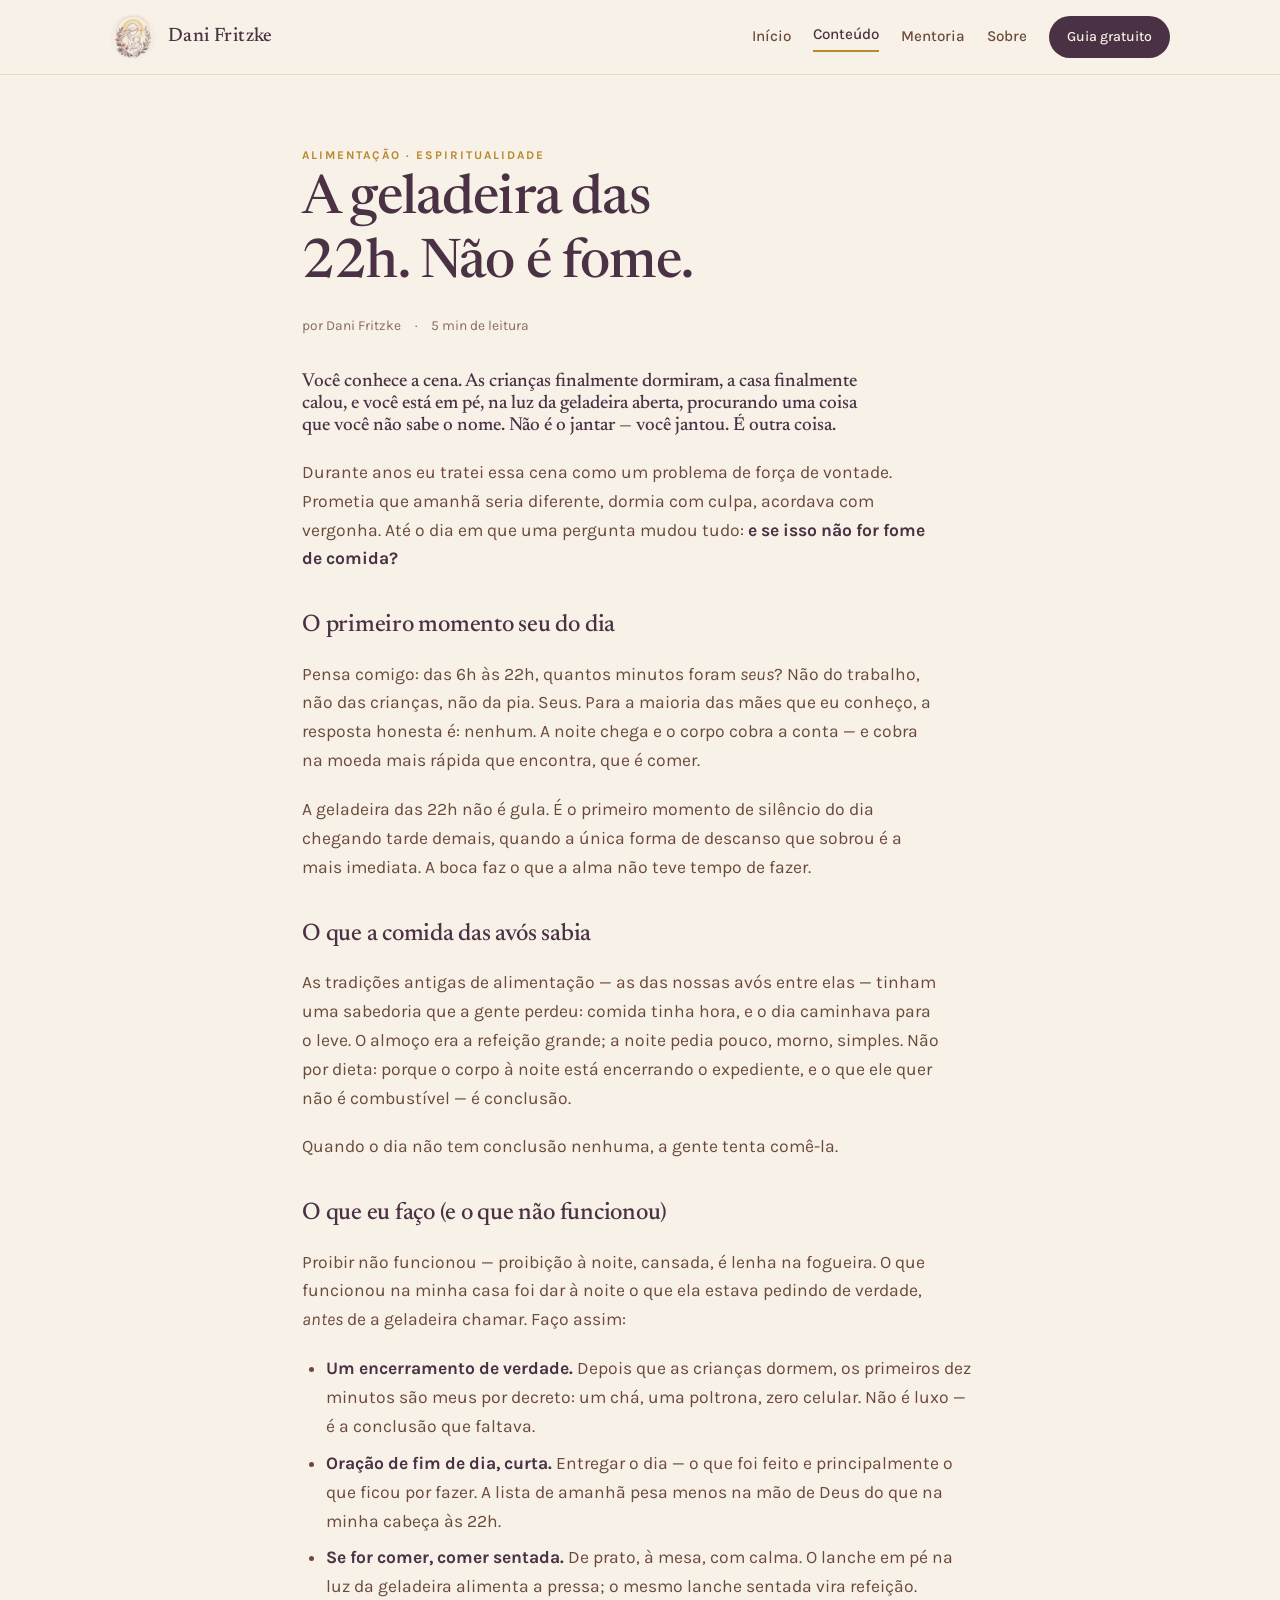
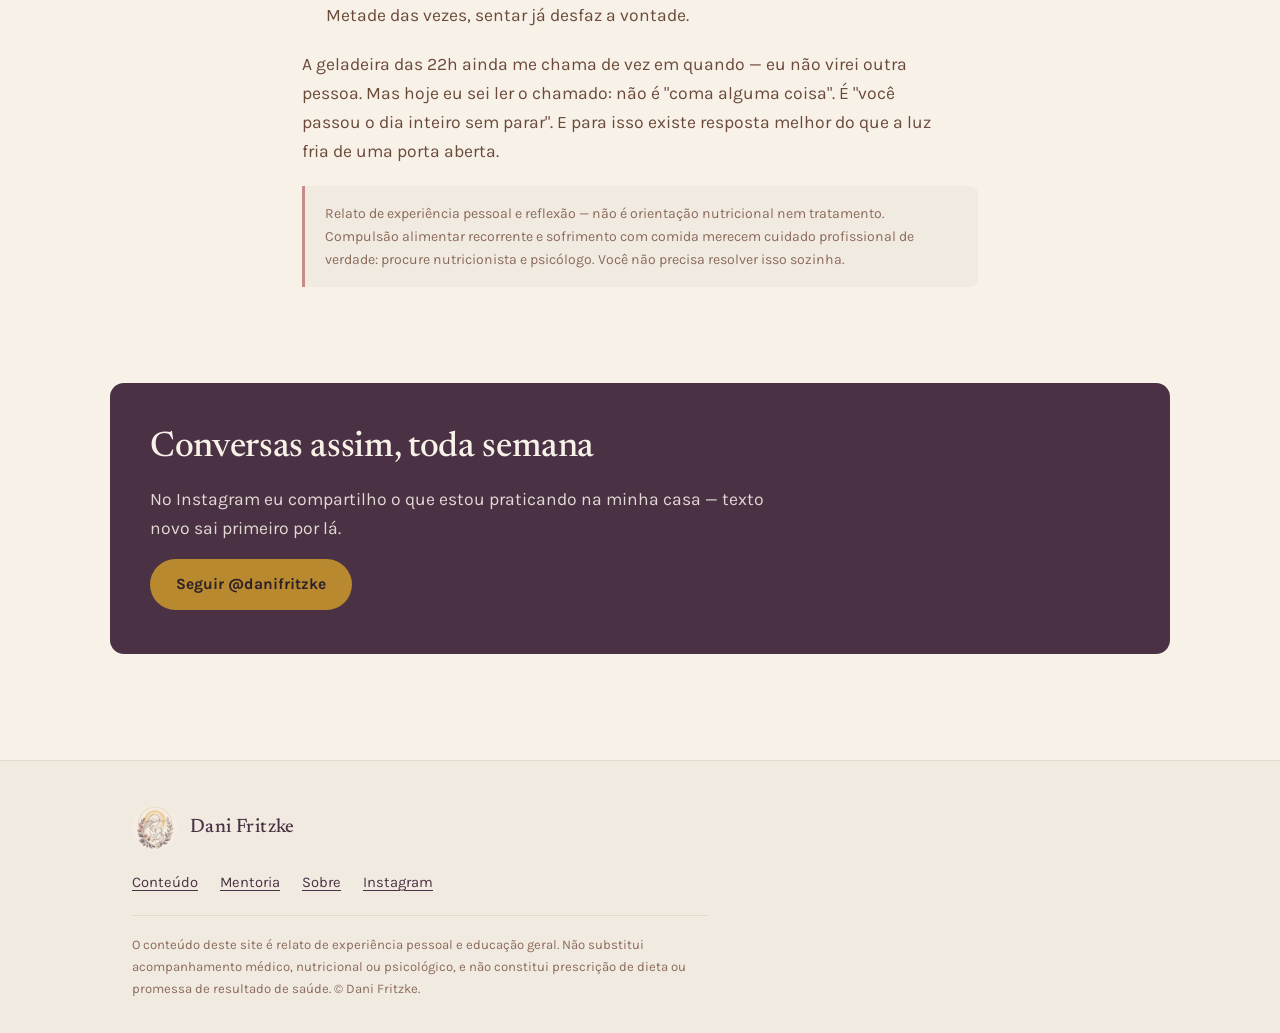
<file: conteudo/a-geladeira-das-22h.html>
<!doctype html>
<html lang="pt-BR">
<head>
<meta charset="utf-8">
<meta name="viewport" content="width=device-width, initial-scale=1">
<title>A geladeira das 22h. Não é fome. — Dani Fritzke</title>
<meta name="description" content="A compulsão do fim do dia não é fraqueza de caráter: é um aviso. O que mudou na minha casa quando comecei a escutá-lo.">
<link rel="icon" type="image/png" href="../assets/logo-header.png">
<link rel="preconnect" href="https://fonts.googleapis.com">
<link rel="preconnect" href="https://fonts.gstatic.com" crossorigin>
<link rel="stylesheet" href="https://fonts.googleapis.com/css2?family=Newsreader:ital,opsz,wght@0,6..72,400;0,6..72,500;0,6..72,600;1,6..72,400&family=Karla:wght@400;500;700&display=swap">
<link rel="stylesheet" href="../assets/styles.css">
</head>
<body>

<header class="topo">
  <div class="wrap topo-in">
    <a class="logo-nav" href="../index.html">
      <img src="../assets/logo-header.png" alt="Selo Dani Fritzke">
      <b>Dani Fritzke</b>
    </a>
    <nav class="principal" aria-label="Navegação principal">
      <a href="../index.html">Início</a>
      <a href="index.html" aria-current="page">Conteúdo</a>
      <a href="../mentoria.html">Mentoria</a>
      <a href="../sobre.html">Sobre</a>
      <a class="btn mini" href="../guia-da-manha.html">Guia gratuito</a>
    </nav>
  </div>
</header>

<main>
  <article class="post">
    <div class="wrap-leitura">
      <span class="eyebrow">Alimentação · Espiritualidade</span>
      <h1>A geladeira das 22h. Não é fome.</h1>
      <div class="meta-post"><span>por Dani Fritzke</span><span>·</span><span>5 min de leitura</span></div>

      <div class="conteudo">
        <p class="serif" style="font-size:1.18rem">Você conhece a cena. As crianças finalmente dormiram, a casa finalmente calou, e você está em pé, na luz da geladeira aberta, procurando uma coisa que você não sabe o nome. Não é o jantar — você jantou. É outra coisa.</p>

        <p>Durante anos eu tratei essa cena como um problema de força de vontade. Prometia que amanhã seria diferente, dormia com culpa, acordava com vergonha. Até o dia em que uma pergunta mudou tudo: <strong>e se isso não for fome de comida?</strong></p>

        <h2>O primeiro momento seu do dia</h2>
        <p>Pensa comigo: das 6h às 22h, quantos minutos foram <em>seus</em>? Não do trabalho, não das crianças, não da pia. Seus. Para a maioria das mães que eu conheço, a resposta honesta é: nenhum. A noite chega e o corpo cobra a conta — e cobra na moeda mais rápida que encontra, que é comer.</p>
        <p>A geladeira das 22h não é gula. É o primeiro momento de silêncio do dia chegando tarde demais, quando a única forma de descanso que sobrou é a mais imediata. A boca faz o que a alma não teve tempo de fazer.</p>

        <h2>O que a comida das avós sabia</h2>
        <p>As tradições antigas de alimentação — as das nossas avós entre elas — tinham uma sabedoria que a gente perdeu: comida tinha hora, e o dia caminhava para o leve. O almoço era a refeição grande; a noite pedia pouco, morno, simples. Não por dieta: porque o corpo à noite está encerrando o expediente, e o que ele quer não é combustível — é conclusão.</p>
        <p>Quando o dia não tem conclusão nenhuma, a gente tenta comê-la.</p>

        <h2>O que eu faço (e o que não funcionou)</h2>
        <p>Proibir não funcionou — proibição à noite, cansada, é lenha na fogueira. O que funcionou na minha casa foi dar à noite o que ela estava pedindo de verdade, <em>antes</em> de a geladeira chamar. Faço assim:</p>
        <ul>
          <li><strong>Um encerramento de verdade.</strong> Depois que as crianças dormem, os primeiros dez minutos são meus por decreto: um chá, uma poltrona, zero celular. Não é luxo — é a conclusão que faltava.</li>
          <li><strong>Oração de fim de dia, curta.</strong> Entregar o dia — o que foi feito e principalmente o que ficou por fazer. A lista de amanhã pesa menos na mão de Deus do que na minha cabeça às 22h.</li>
          <li><strong>Se for comer, comer sentada.</strong> De prato, à mesa, com calma. O lanche em pé na luz da geladeira alimenta a pressa; o mesmo lanche sentada vira refeição. Metade das vezes, sentar já desfaz a vontade.</li>
        </ul>

        <p>A geladeira das 22h ainda me chama de vez em quando — eu não virei outra pessoa. Mas hoje eu sei ler o chamado: não é "coma alguma coisa". É "você passou o dia inteiro sem parar". E para isso existe resposta melhor do que a luz fria de uma porta aberta.</p>

        <div class="aviso">Relato de experiência pessoal e reflexão — não é orientação nutricional nem tratamento. Compulsão alimentar recorrente e sofrimento com comida merecem cuidado profissional de verdade: procure nutricionista e psicólogo. Você não precisa resolver isso sozinha.</div>
      </div>
    </div>
  </article>

  <section class="bloco">
    <div class="wrap caixa-cta">
      <h2>Conversas assim, toda semana</h2>
      <p>No Instagram eu compartilho o que estou praticando na minha casa — texto novo sai primeiro por lá.</p>
      <a class="btn" href="https://www.instagram.com/danifritzke/" rel="noopener">Seguir @danifritzke</a>
    </div>
  </section>
</main>

<footer class="rodape">
  <div class="wrap rodape-in">
    <a class="logo-nav" href="../index.html">
      <img src="../assets/logo-header.png" alt="">
      <b>Dani Fritzke</b>
    </a>
    <div class="rodape-links">
      <a href="index.html">Conteúdo</a>
      <a href="../mentoria.html">Mentoria</a>
      <a href="../sobre.html">Sobre</a>
      <a href="https://www.instagram.com/danifritzke/" rel="noopener">Instagram</a>
    </div>
    <p class="legal">O conteúdo deste site é relato de experiência pessoal e educação geral. Não substitui acompanhamento médico, nutricional ou psicológico, e não constitui prescrição de dieta ou promessa de resultado de saúde. © Dani Fritzke.</p>
  </div>
</footer>

</body>
</html>
</file>
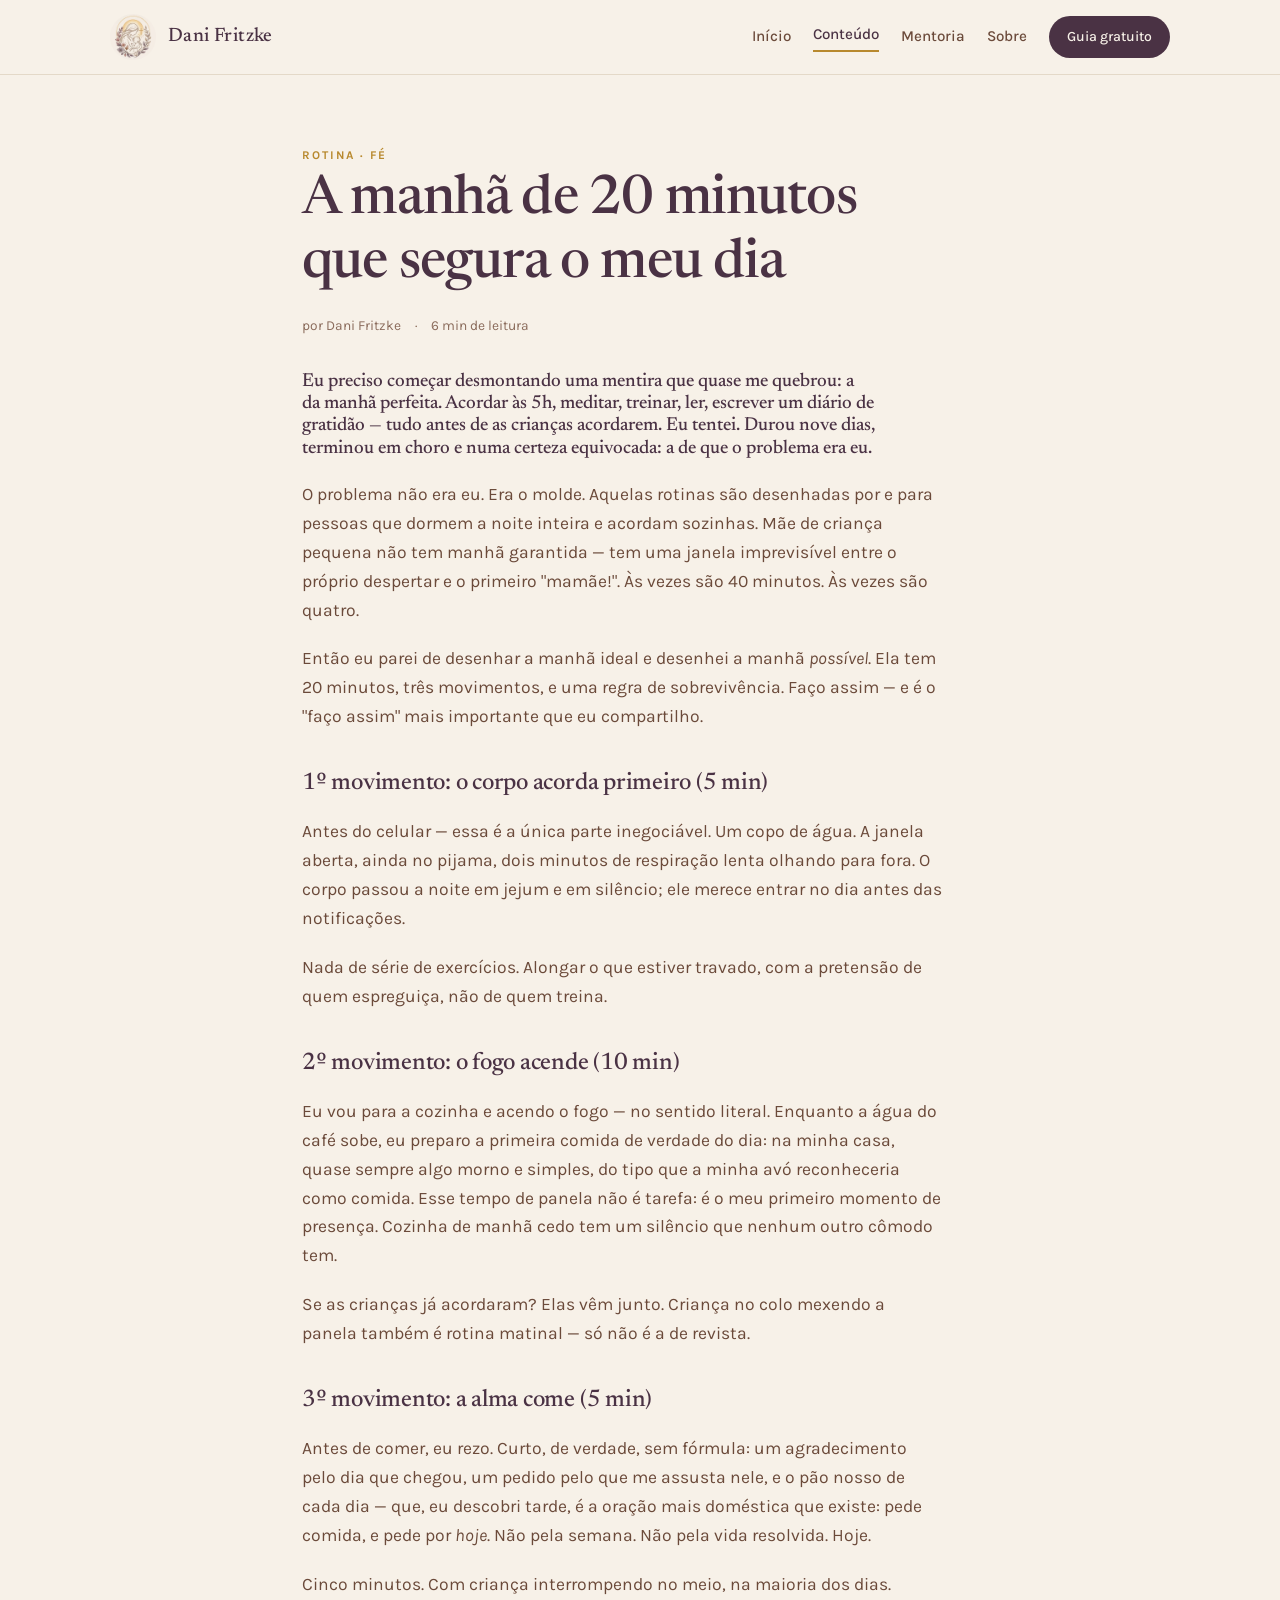
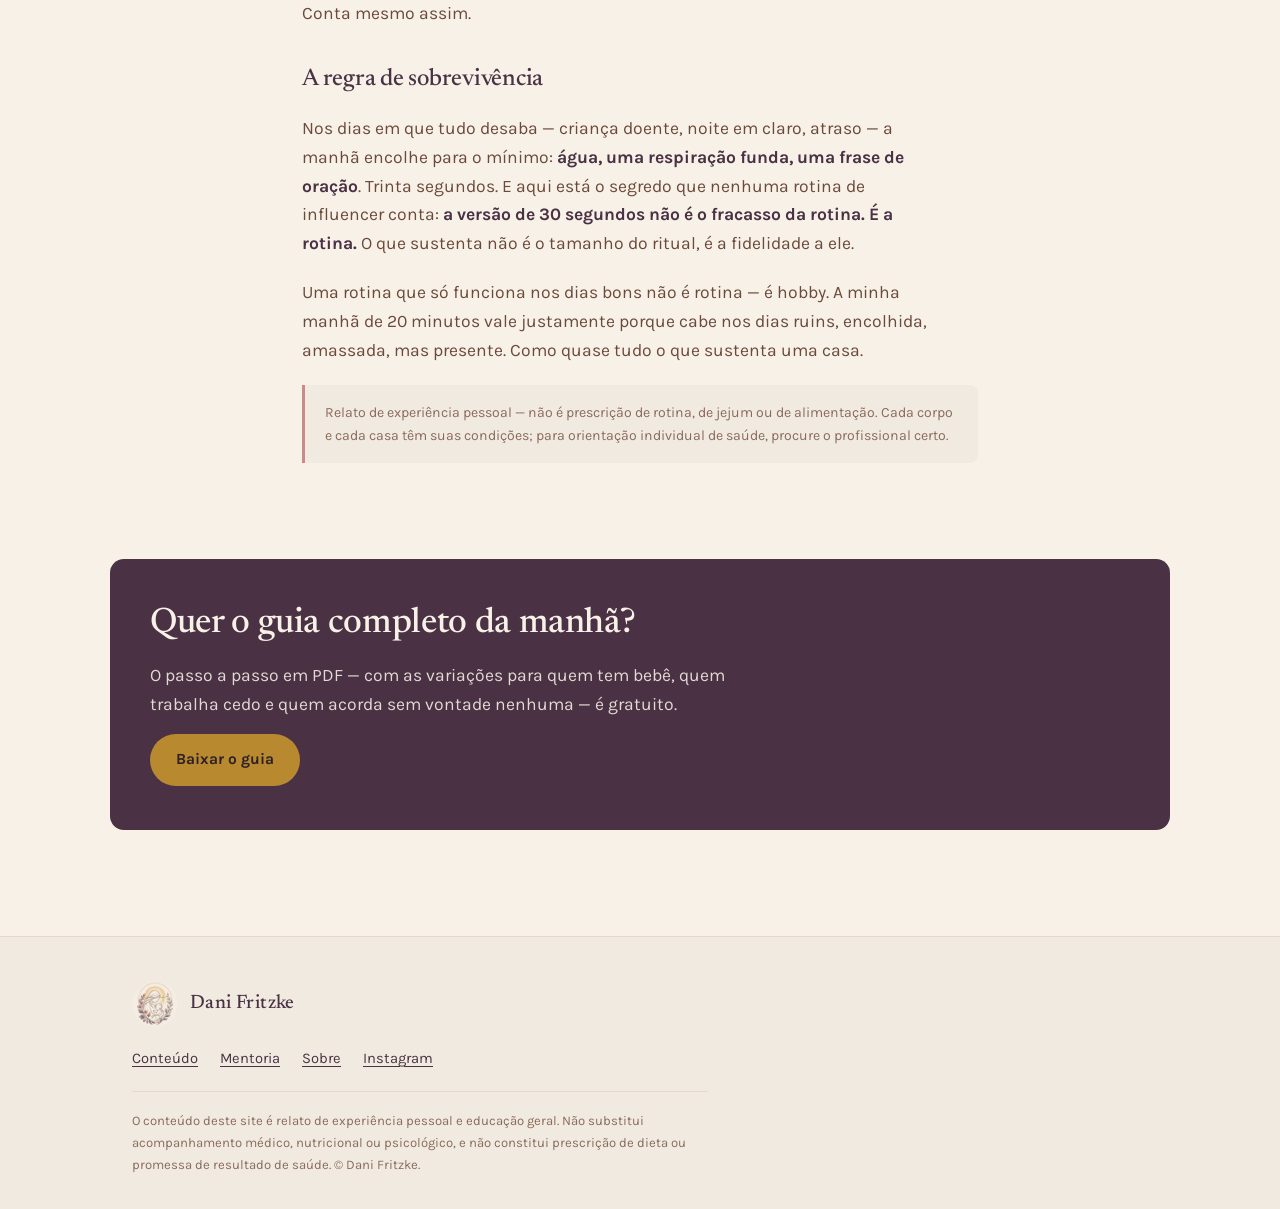
<file: conteudo/a-manha-de-20-minutos.html>
<!doctype html>
<html lang="pt-BR">
<head>
<meta charset="utf-8">
<meta name="viewport" content="width=device-width, initial-scale=1">
<title>A manhã de 20 minutos que segura o meu dia — Dani Fritzke</title>
<meta name="description" content="A rotina matinal possível de uma mãe real: corpo, café e oração, nessa ordem — sem acordar às 5h e sem heroísmo.">
<link rel="icon" type="image/png" href="../assets/logo-header.png">
<link rel="preconnect" href="https://fonts.googleapis.com">
<link rel="preconnect" href="https://fonts.gstatic.com" crossorigin>
<link rel="stylesheet" href="https://fonts.googleapis.com/css2?family=Newsreader:ital,opsz,wght@0,6..72,400;0,6..72,500;0,6..72,600;1,6..72,400&family=Karla:wght@400;500;700&display=swap">
<link rel="stylesheet" href="../assets/styles.css">
</head>
<body>

<header class="topo">
  <div class="wrap topo-in">
    <a class="logo-nav" href="../index.html">
      <img src="../assets/logo-header.png" alt="Selo Dani Fritzke">
      <b>Dani Fritzke</b>
    </a>
    <nav class="principal" aria-label="Navegação principal">
      <a href="../index.html">Início</a>
      <a href="index.html" aria-current="page">Conteúdo</a>
      <a href="../mentoria.html">Mentoria</a>
      <a href="../sobre.html">Sobre</a>
      <a class="btn mini" href="../guia-da-manha.html">Guia gratuito</a>
    </nav>
  </div>
</header>

<main>
  <article class="post">
    <div class="wrap-leitura">
      <span class="eyebrow">Rotina · Fé</span>
      <h1>A manhã de 20 minutos que segura o meu dia</h1>
      <div class="meta-post"><span>por Dani Fritzke</span><span>·</span><span>6 min de leitura</span></div>

      <div class="conteudo">
        <p class="serif" style="font-size:1.18rem">Eu preciso começar desmontando uma mentira que quase me quebrou: a da manhã perfeita. Acordar às 5h, meditar, treinar, ler, escrever um diário de gratidão — tudo antes de as crianças acordarem. Eu tentei. Durou nove dias, terminou em choro e numa certeza equivocada: a de que o problema era eu.</p>

        <p>O problema não era eu. Era o molde. Aquelas rotinas são desenhadas por e para pessoas que dormem a noite inteira e acordam sozinhas. Mãe de criança pequena não tem manhã garantida — tem uma janela imprevisível entre o próprio despertar e o primeiro "mamãe!". Às vezes são 40 minutos. Às vezes são quatro.</p>

        <p>Então eu parei de desenhar a manhã ideal e desenhei a manhã <em>possível</em>. Ela tem 20 minutos, três movimentos, e uma regra de sobrevivência. Faço assim — e é o "faço assim" mais importante que eu compartilho.</p>

        <h2>1º movimento: o corpo acorda primeiro (5 min)</h2>
        <p>Antes do celular — essa é a única parte inegociável. Um copo de água. A janela aberta, ainda no pijama, dois minutos de respiração lenta olhando para fora. O corpo passou a noite em jejum e em silêncio; ele merece entrar no dia antes das notificações.</p>
        <p>Nada de série de exercícios. Alongar o que estiver travado, com a pretensão de quem espreguiça, não de quem treina.</p>

        <h2>2º movimento: o fogo acende (10 min)</h2>
        <p>Eu vou para a cozinha e acendo o fogo — no sentido literal. Enquanto a água do café sobe, eu preparo a primeira comida de verdade do dia: na minha casa, quase sempre algo morno e simples, do tipo que a minha avó reconheceria como comida. Esse tempo de panela não é tarefa: é o meu primeiro momento de presença. Cozinha de manhã cedo tem um silêncio que nenhum outro cômodo tem.</p>
        <p>Se as crianças já acordaram? Elas vêm junto. Criança no colo mexendo a panela também é rotina matinal — só não é a de revista.</p>

        <h2>3º movimento: a alma come (5 min)</h2>
        <p>Antes de comer, eu rezo. Curto, de verdade, sem fórmula: um agradecimento pelo dia que chegou, um pedido pelo que me assusta nele, e o pão nosso de cada dia — que, eu descobri tarde, é a oração mais doméstica que existe: pede comida, e pede por <em>hoje</em>. Não pela semana. Não pela vida resolvida. Hoje.</p>
        <p>Cinco minutos. Com criança interrompendo no meio, na maioria dos dias. Conta mesmo assim.</p>

        <h2>A regra de sobrevivência</h2>
        <p>Nos dias em que tudo desaba — criança doente, noite em claro, atraso — a manhã encolhe para o mínimo: <strong>água, uma respiração funda, uma frase de oração</strong>. Trinta segundos. E aqui está o segredo que nenhuma rotina de influencer conta: <strong>a versão de 30 segundos não é o fracasso da rotina. É a rotina.</strong> O que sustenta não é o tamanho do ritual, é a fidelidade a ele.</p>

        <p>Uma rotina que só funciona nos dias bons não é rotina — é hobby. A minha manhã de 20 minutos vale justamente porque cabe nos dias ruins, encolhida, amassada, mas presente. Como quase tudo o que sustenta uma casa.</p>

        <div class="aviso">Relato de experiência pessoal — não é prescrição de rotina, de jejum ou de alimentação. Cada corpo e cada casa têm suas condições; para orientação individual de saúde, procure o profissional certo.</div>
      </div>
    </div>
  </article>

  <section class="bloco">
    <div class="wrap caixa-cta">
      <h2>Quer o guia completo da manhã?</h2>
      <p>O passo a passo em PDF — com as variações para quem tem bebê, quem trabalha cedo e quem acorda sem vontade nenhuma — é gratuito.</p>
      <a class="btn" href="../guia-da-manha.html">Baixar o guia</a>
    </div>
  </section>
</main>

<footer class="rodape">
  <div class="wrap rodape-in">
    <a class="logo-nav" href="../index.html">
      <img src="../assets/logo-header.png" alt="">
      <b>Dani Fritzke</b>
    </a>
    <div class="rodape-links">
      <a href="index.html">Conteúdo</a>
      <a href="../mentoria.html">Mentoria</a>
      <a href="../sobre.html">Sobre</a>
      <a href="https://www.instagram.com/danifritzke/" rel="noopener">Instagram</a>
    </div>
    <p class="legal">O conteúdo deste site é relato de experiência pessoal e educação geral. Não substitui acompanhamento médico, nutricional ou psicológico, e não constitui prescrição de dieta ou promessa de resultado de saúde. © Dani Fritzke.</p>
  </div>
</footer>

</body>
</html>
</file>
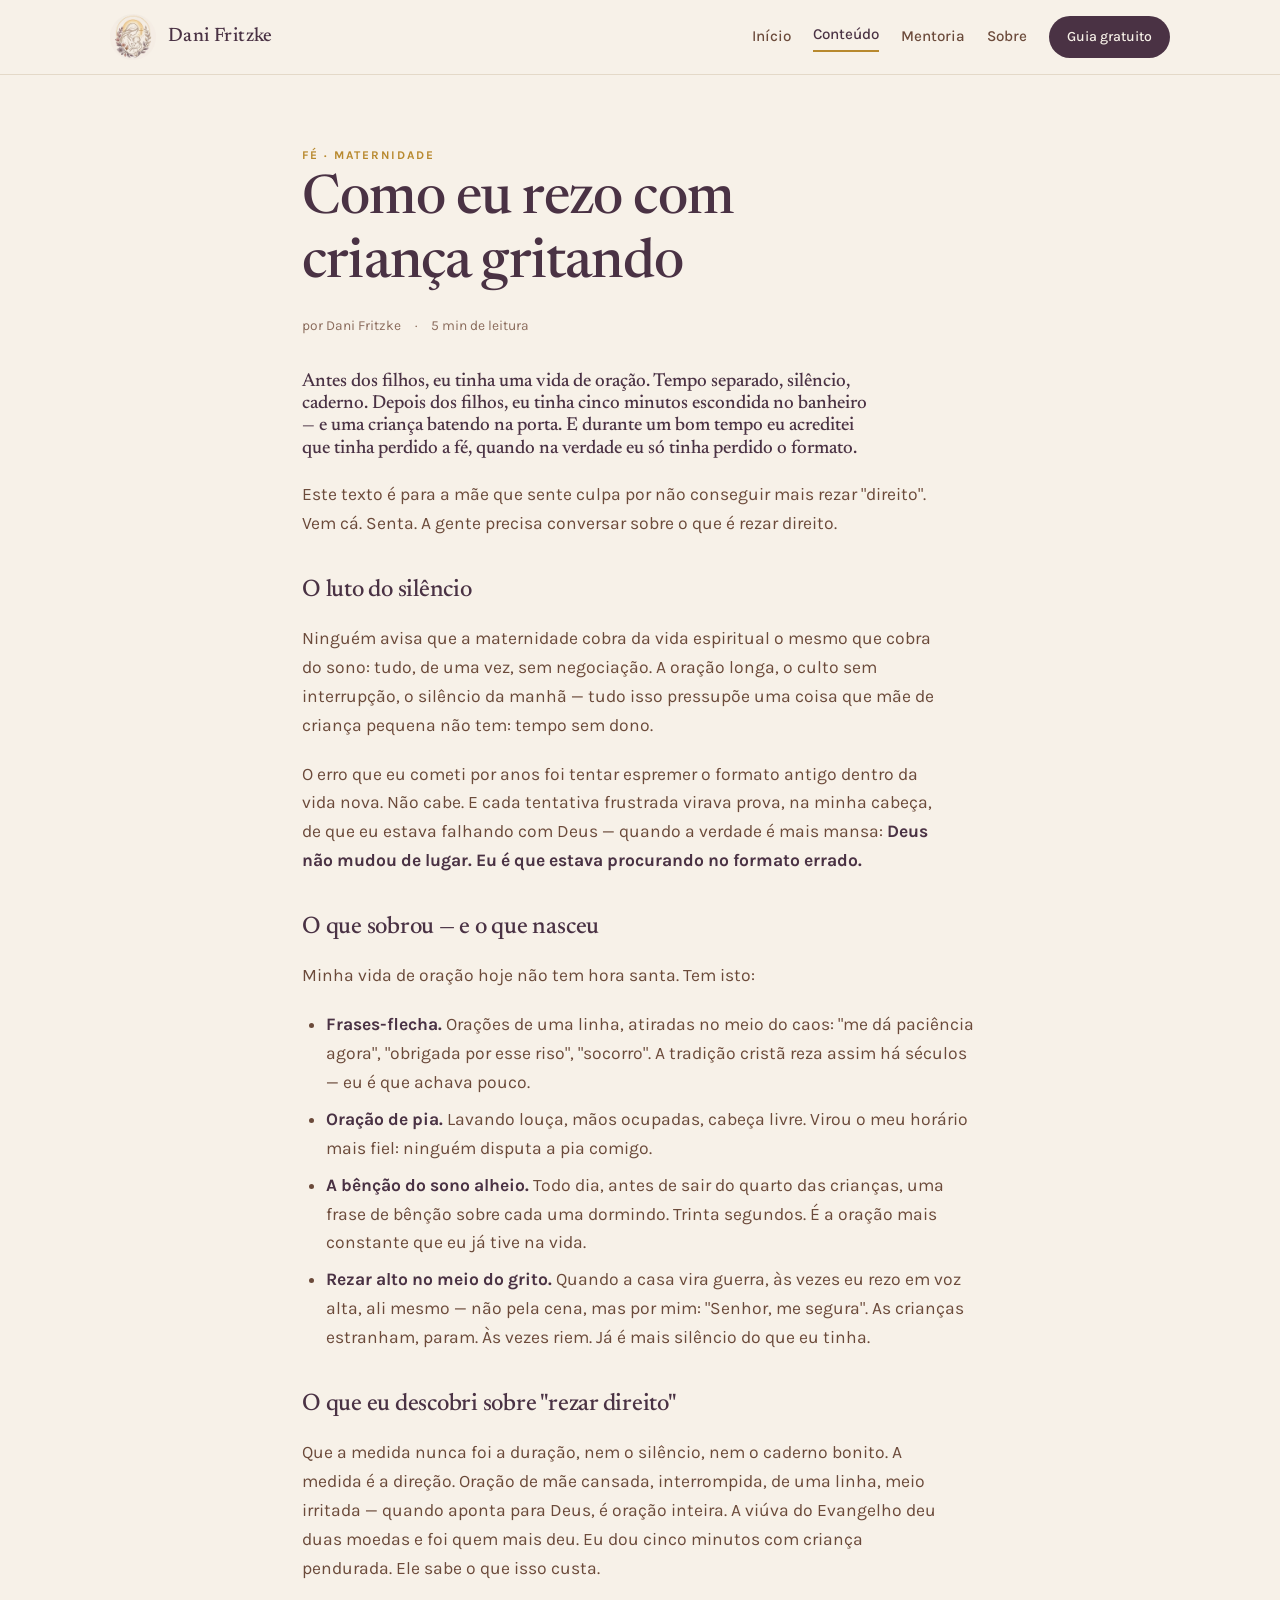
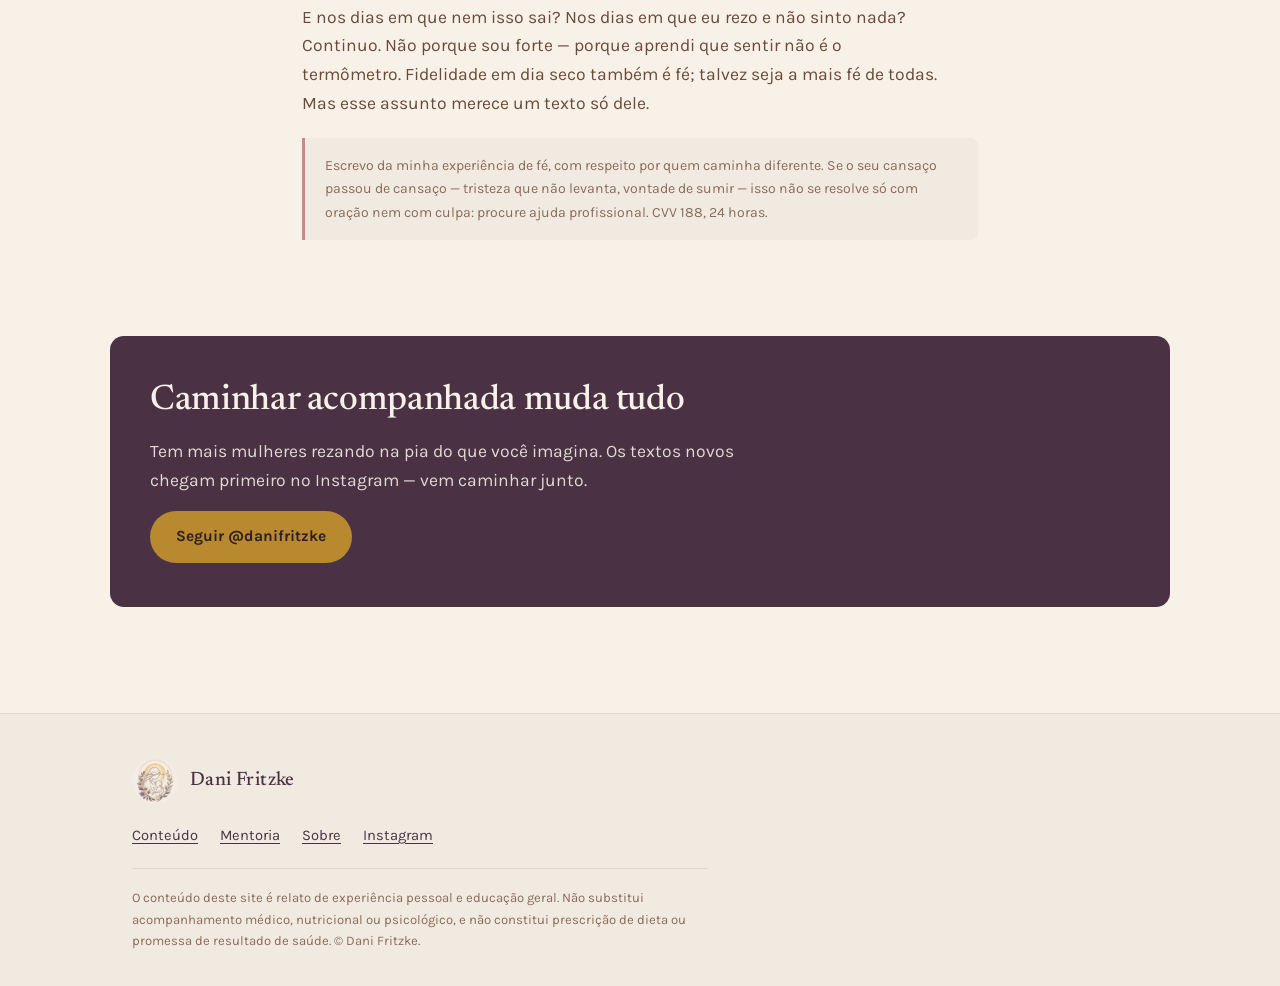
<file: conteudo/rezar-com-crianca-gritando.html>
<!doctype html>
<html lang="pt-BR">
<head>
<meta charset="utf-8">
<meta name="viewport" content="width=device-width, initial-scale=1">
<title>Como eu rezo com criança gritando — Dani Fritzke</title>
<meta name="description" content="A maternidade desmontou a minha vida de oração. O que sobrou não é bonito — e funciona melhor do que a antiga.">
<link rel="icon" type="image/png" href="../assets/logo-header.png">
<link rel="preconnect" href="https://fonts.googleapis.com">
<link rel="preconnect" href="https://fonts.gstatic.com" crossorigin>
<link rel="stylesheet" href="https://fonts.googleapis.com/css2?family=Newsreader:ital,opsz,wght@0,6..72,400;0,6..72,500;0,6..72,600;1,6..72,400&family=Karla:wght@400;500;700&display=swap">
<link rel="stylesheet" href="../assets/styles.css">
</head>
<body>

<header class="topo">
  <div class="wrap topo-in">
    <a class="logo-nav" href="../index.html">
      <img src="../assets/logo-header.png" alt="Selo Dani Fritzke">
      <b>Dani Fritzke</b>
    </a>
    <nav class="principal" aria-label="Navegação principal">
      <a href="../index.html">Início</a>
      <a href="index.html" aria-current="page">Conteúdo</a>
      <a href="../mentoria.html">Mentoria</a>
      <a href="../sobre.html">Sobre</a>
      <a class="btn mini" href="../guia-da-manha.html">Guia gratuito</a>
    </nav>
  </div>
</header>

<main>
  <article class="post">
    <div class="wrap-leitura">
      <span class="eyebrow">Fé · Maternidade</span>
      <h1>Como eu rezo com criança gritando</h1>
      <div class="meta-post"><span>por Dani Fritzke</span><span>·</span><span>5 min de leitura</span></div>

      <div class="conteudo">
        <p class="serif" style="font-size:1.18rem">Antes dos filhos, eu tinha uma vida de oração. Tempo separado, silêncio, caderno. Depois dos filhos, eu tinha cinco minutos escondida no banheiro — e uma criança batendo na porta. E durante um bom tempo eu acreditei que tinha perdido a fé, quando na verdade eu só tinha perdido o formato.</p>

        <p>Este texto é para a mãe que sente culpa por não conseguir mais rezar "direito". Vem cá. Senta. A gente precisa conversar sobre o que é rezar direito.</p>

        <h2>O luto do silêncio</h2>
        <p>Ninguém avisa que a maternidade cobra da vida espiritual o mesmo que cobra do sono: tudo, de uma vez, sem negociação. A oração longa, o culto sem interrupção, o silêncio da manhã — tudo isso pressupõe uma coisa que mãe de criança pequena não tem: tempo sem dono.</p>
        <p>O erro que eu cometi por anos foi tentar espremer o formato antigo dentro da vida nova. Não cabe. E cada tentativa frustrada virava prova, na minha cabeça, de que eu estava falhando com Deus — quando a verdade é mais mansa: <strong>Deus não mudou de lugar. Eu é que estava procurando no formato errado.</strong></p>

        <h2>O que sobrou — e o que nasceu</h2>
        <p>Minha vida de oração hoje não tem hora santa. Tem isto:</p>
        <ul>
          <li><strong>Frases-flecha.</strong> Orações de uma linha, atiradas no meio do caos: "me dá paciência agora", "obrigada por esse riso", "socorro". A tradição cristã reza assim há séculos — eu é que achava pouco.</li>
          <li><strong>Oração de pia.</strong> Lavando louça, mãos ocupadas, cabeça livre. Virou o meu horário mais fiel: ninguém disputa a pia comigo.</li>
          <li><strong>A bênção do sono alheio.</strong> Todo dia, antes de sair do quarto das crianças, uma frase de bênção sobre cada uma dormindo. Trinta segundos. É a oração mais constante que eu já tive na vida.</li>
          <li><strong>Rezar alto no meio do grito.</strong> Quando a casa vira guerra, às vezes eu rezo em voz alta, ali mesmo — não pela cena, mas por mim: "Senhor, me segura". As crianças estranham, param. Às vezes riem. Já é mais silêncio do que eu tinha.</li>
        </ul>

        <h2>O que eu descobri sobre "rezar direito"</h2>
        <p>Que a medida nunca foi a duração, nem o silêncio, nem o caderno bonito. A medida é a direção. Oração de mãe cansada, interrompida, de uma linha, meio irritada — quando aponta para Deus, é oração inteira. A viúva do Evangelho deu duas moedas e foi quem mais deu. Eu dou cinco minutos com criança pendurada. Ele sabe o que isso custa.</p>

        <p>E nos dias em que nem isso sai? Nos dias em que eu rezo e não sinto nada? Continuo. Não porque sou forte — porque aprendi que sentir não é o termômetro. Fidelidade em dia seco também é fé; talvez seja a mais fé de todas. Mas esse assunto merece um texto só dele.</p>

        <div class="aviso">Escrevo da minha experiência de fé, com respeito por quem caminha diferente. Se o seu cansaço passou de cansaço — tristeza que não levanta, vontade de sumir — isso não se resolve só com oração nem com culpa: procure ajuda profissional. CVV 188, 24 horas.</div>
      </div>
    </div>
  </article>

  <section class="bloco">
    <div class="wrap caixa-cta">
      <h2>Caminhar acompanhada muda tudo</h2>
      <p>Tem mais mulheres rezando na pia do que você imagina. Os textos novos chegam primeiro no Instagram — vem caminhar junto.</p>
      <a class="btn" href="https://www.instagram.com/danifritzke/" rel="noopener">Seguir @danifritzke</a>
    </div>
  </section>
</main>

<footer class="rodape">
  <div class="wrap rodape-in">
    <a class="logo-nav" href="../index.html">
      <img src="../assets/logo-header.png" alt="">
      <b>Dani Fritzke</b>
    </a>
    <div class="rodape-links">
      <a href="index.html">Conteúdo</a>
      <a href="../mentoria.html">Mentoria</a>
      <a href="../sobre.html">Sobre</a>
      <a href="https://www.instagram.com/danifritzke/" rel="noopener">Instagram</a>
    </div>
    <p class="legal">O conteúdo deste site é relato de experiência pessoal e educação geral. Não substitui acompanhamento médico, nutricional ou psicológico, e não constitui prescrição de dieta ou promessa de resultado de saúde. © Dani Fritzke.</p>
  </div>
</footer>

</body>
</html>
</file>
<file: assets/styles.css>
/* ============================================================
   Dani Fritzke — danifritzke.com.br
   Design system: .claude/skills/ux/references/design-system.md
   Norte: "missal antigo desenhado à mão numa cozinha de manhã cedo"
   ============================================================ */

:root {
  --creme: #F7F1E8;
  --creme-fundo: #F1EAE0;
  --creme-card: #FBF7F0;
  --castanho: #6B4A3A;
  --castanho-suave: #8A6B5B;
  --dourado: #B8892E;
  --rosa: #C98A8A;
  --ameixa: #8E6B8E;
  --salvia: #7E8F6E;
  --ameixa-escuro: #4A3244;
  --linha: #E4D9C8;
}

* { box-sizing: border-box; margin: 0; }

html { scroll-behavior: smooth; }

body {
  background: var(--creme);
  color: var(--castanho);
  font-family: Karla, "Segoe UI", system-ui, sans-serif;
  font-size: 17.5px;
  line-height: 1.65;
  -webkit-font-smoothing: antialiased;
}

h1, h2, h3, .serif {
  font-family: Newsreader, Georgia, "Times New Roman", serif;
  font-weight: 500;
  color: var(--ameixa-escuro);
  line-height: 1.18;
  text-wrap: balance;
}

h1 { font-size: clamp(2.1rem, 5.5vw, 3.4rem); letter-spacing: -0.015em; }
h2 { font-size: clamp(1.6rem, 3.6vw, 2.2rem); letter-spacing: -0.01em; }
h3 { font-size: 1.28rem; }

p { max-width: 64ch; }

a { color: var(--ameixa-escuro); text-decoration-thickness: 1px; text-underline-offset: 3px; }
a:hover { color: var(--dourado); }
a:focus-visible, button:focus-visible {
  outline: 2px solid var(--dourado);
  outline-offset: 3px;
  border-radius: 2px;
}

img { max-width: 100%; display: block; }

.wrap { max-width: 1060px; margin: 0 auto; padding: 0 22px; }
.wrap-leitura { max-width: 720px; margin: 0 auto; padding: 0 22px; }

.eyebrow {
  font-size: .74rem;
  font-weight: 700;
  letter-spacing: .17em;
  text-transform: uppercase;
  color: var(--dourado);
}

/* ---------- header ---------- */

header.topo {
  border-bottom: 1px solid var(--linha);
  background: var(--creme);
  position: sticky;
  top: 0;
  z-index: 20;
}
.topo-in {
  display: flex;
  align-items: center;
  gap: 26px;
  padding: 14px 0;
}
.logo-nav {
  display: flex;
  align-items: center;
  gap: 12px;
  text-decoration: none;
  margin-right: auto;
}
.logo-nav img { width: 46px; height: 46px; border-radius: 50%; }
.logo-nav b {
  font-family: Newsreader, Georgia, serif;
  font-weight: 500;
  font-size: 1.22rem;
  color: var(--ameixa-escuro);
  letter-spacing: .02em;
  white-space: nowrap;
}
nav.principal { display: flex; align-items: center; gap: 22px; flex-wrap: wrap; }
nav.principal a {
  text-decoration: none;
  font-weight: 500;
  font-size: .95rem;
  color: var(--castanho);
}
nav.principal a[aria-current="page"] {
  color: var(--ameixa-escuro);
  border-bottom: 2px solid var(--dourado);
  padding-bottom: 2px;
}
/* O botão do menu também é um `a` do nav: sem isto, a cor castanha dos links
   vence a do .btn e a letra some contra o fundo ameixa. */
nav.principal a.btn,
nav.principal a.btn:hover { color: var(--creme); }

/* ---------- botões ---------- */

.btn {
  display: inline-block;
  background: var(--ameixa-escuro);
  color: var(--creme);
  font-family: Karla, sans-serif;
  font-weight: 700;
  font-size: .97rem;
  padding: 13px 26px;
  border-radius: 999px;
  text-decoration: none;
  border: none;
  cursor: pointer;
}
.btn:hover { background: var(--castanho); color: var(--creme); }
.btn.vazado {
  background: transparent;
  color: var(--ameixa-escuro);
  border: 1.5px solid var(--ameixa-escuro);
}
.btn.vazado:hover { border-color: var(--dourado); color: var(--dourado); background: transparent; }
.btn.mini { padding: 9px 18px; font-size: .88rem; }

/* ---------- hero ---------- */

.hero {
  padding: 72px 0 64px;
  display: grid;
  grid-template-columns: 1.15fr .85fr;
  gap: 48px;
  align-items: center;
}
.hero .selo { width: min(330px, 76vw); margin: 0 auto; }
.hero-txt { display: flex; flex-direction: column; gap: 22px; align-items: flex-start; }
.hero-txt .lede {
  font-family: Newsreader, Georgia, serif;
  font-size: 1.22rem;
  color: var(--castanho);
}
.hero-ctas { display: flex; gap: 14px; flex-wrap: wrap; }

/* ---------- seções ---------- */

section.bloco { padding: 66px 0; }
section.bloco.fundo { background: var(--creme-fundo); }
.bloco-head { display: flex; flex-direction: column; gap: 10px; margin-bottom: 36px; }

.grade-4 {
  display: grid;
  grid-template-columns: repeat(auto-fit, minmax(215px, 1fr));
  gap: 18px;
}
.card {
  background: var(--creme-card);
  border: 1px solid var(--linha);
  border-radius: 10px;
  padding: 26px 24px;
  display: flex;
  flex-direction: column;
  gap: 10px;
}
.card .papel {
  font-size: .7rem;
  font-weight: 700;
  letter-spacing: .16em;
  text-transform: uppercase;
  color: var(--dourado);
}
.card p { font-size: .94rem; color: var(--castanho-suave); }
.card h3 a { text-decoration: none; }

/* citação-tese */
blockquote.tese {
  border-left: 3px solid var(--dourado);
  padding: 10px 0 10px 26px;
  font-family: Newsreader, Georgia, serif;
  font-size: clamp(1.35rem, 3vw, 1.8rem);
  font-style: italic;
  color: var(--ameixa-escuro);
  max-width: 30ch;
  text-wrap: balance;
}
blockquote.tese footer {
  margin-top: 10px;
  font-family: Karla, sans-serif;
  font-style: normal;
  font-size: .8rem;
  letter-spacing: .14em;
  text-transform: uppercase;
  color: var(--castanho-suave);
}

/* artigos em lista */
.lista-artigos { display: grid; grid-template-columns: repeat(auto-fit, minmax(270px, 1fr)); gap: 18px; }
.art-card {
  background: var(--creme-card);
  border: 1px solid var(--linha);
  border-radius: 10px;
  padding: 26px 24px;
  display: flex;
  flex-direction: column;
  gap: 12px;
}
.art-card .tema {
  align-self: flex-start;
  font-size: .68rem;
  font-weight: 700;
  letter-spacing: .13em;
  text-transform: uppercase;
  padding: 4px 10px;
  border-radius: 999px;
  background: var(--creme);
  border: 1px solid var(--linha);
  color: var(--ameixa);
}
.art-card h3 { font-size: 1.2rem; }
.art-card h3 a { text-decoration: none; }
.art-card h3 a:hover { color: var(--dourado); }
.art-card p { font-size: .94rem; color: var(--castanho-suave); }
.art-card .leia { margin-top: auto; font-weight: 700; font-size: .88rem; text-decoration: none; color: var(--dourado); }

/* em breve */
ul.embreve { list-style: none; padding: 0; display: flex; flex-direction: column; }
ul.embreve li {
  padding: 12px 0;
  border-bottom: 1px solid var(--linha);
  display: flex;
  gap: 12px;
  align-items: baseline;
  font-size: .97rem;
}
ul.embreve li:last-child { border-bottom: none; }
ul.embreve .rot {
  flex: none;
  font-size: .66rem;
  font-weight: 700;
  letter-spacing: .12em;
  text-transform: uppercase;
  color: var(--castanho-suave);
  background: var(--creme-fundo);
  border-radius: 999px;
  padding: 3px 9px;
}

/* ---------- página de artigo ---------- */

article.post { padding: 64px 0 30px; }
article.post .meta-post {
  display: flex;
  gap: 14px;
  align-items: center;
  flex-wrap: wrap;
  margin: 18px 0 8px;
  font-size: .86rem;
  color: var(--castanho-suave);
}
article.post h1 { margin-bottom: 6px; }
article.post .conteudo { margin-top: 34px; display: flex; flex-direction: column; gap: 20px; }
article.post .conteudo h2 { margin-top: 18px; font-size: 1.5rem; }
article.post .conteudo strong { color: var(--ameixa-escuro); }
article.post .conteudo ul, article.post .conteudo ol { padding-left: 24px; display: flex; flex-direction: column; gap: 8px; }

.aviso {
  background: var(--creme-fundo);
  border-left: 3px solid var(--rosa);
  border-radius: 0 8px 8px 0;
  padding: 16px 20px;
  font-size: .88rem;
  color: var(--castanho-suave);
  max-width: none;
}

/* caixa CTA reutilizável */
.caixa-cta {
  background: var(--ameixa-escuro);
  border-radius: 14px;
  padding: 44px 40px;
  display: flex;
  flex-direction: column;
  gap: 16px;
  align-items: flex-start;
}
.caixa-cta h2, .caixa-cta p { color: var(--creme); }
.caixa-cta p { opacity: .88; }
.caixa-cta .btn { background: var(--dourado); color: #2E2028; }
.caixa-cta .btn:hover { background: var(--rosa); }

/* ---------- mentoria: semanas ---------- */

.semanas { display: flex; flex-direction: column; }
.semana {
  display: grid;
  grid-template-columns: 58px 1fr;
  gap: 20px;
  padding: 20px 0;
  border-bottom: 1px solid var(--linha);
}
.semana:last-child { border-bottom: none; }
.semana .num {
  font-family: Newsreader, Georgia, serif;
  font-size: 2rem;
  color: var(--dourado);
  line-height: 1;
  font-variant-numeric: tabular-nums;
}
.semana h3 { font-size: 1.14rem; }
.semana p { font-size: .95rem; color: var(--castanho-suave); margin-top: 3px; }

.duas-colunas {
  display: grid;
  grid-template-columns: 1fr 1fr;
  gap: 22px;
}
.para-quem { border-radius: 10px; border: 1px solid var(--linha); padding: 26px 24px; background: var(--creme-card); }
.para-quem.nao { border-left: 3px solid var(--rosa); }
.para-quem.sim { border-left: 3px solid var(--salvia); }
.para-quem ul { padding-left: 20px; display: flex; flex-direction: column; gap: 8px; font-size: .96rem; }
.para-quem h3 { margin-bottom: 12px; }

/* ---------- footer ---------- */

footer.rodape {
  background: var(--creme-fundo);
  border-top: 1px solid var(--linha);
  margin-top: 40px;
  padding: 44px 0 34px;
}
.rodape-in { display: flex; flex-direction: column; gap: 20px; }
.rodape-links { display: flex; gap: 22px; flex-wrap: wrap; font-size: .92rem; }
.rodape .legal {
  font-size: .82rem;
  color: var(--castanho-suave);
  max-width: 72ch;
  border-top: 1px solid var(--linha);
  padding-top: 18px;
}

/* ---------- detalhe floral (um canto só) ---------- */
.canto-floral { position: relative; }
.canto-floral > svg.flor {
  position: absolute;
  top: -8px;
  right: 6px;
  width: 110px;
  opacity: .85;
  pointer-events: none;
}

@media (max-width: 780px) {
  body { font-size: 16.5px; }
  .hero { grid-template-columns: 1fr; padding: 44px 0 40px; gap: 30px; }
  .hero .selo { order: -1; width: min(240px, 62vw); }
  section.bloco { padding: 48px 0; }
  .duas-colunas { grid-template-columns: 1fr; }
  .topo-in { gap: 14px; }
  nav.principal { gap: 14px; }
  nav.principal .btn { display: none; }
  .caixa-cta { padding: 32px 24px; }
}

@media (prefers-reduced-motion: reduce) {
  html { scroll-behavior: auto; }
}
</file>
